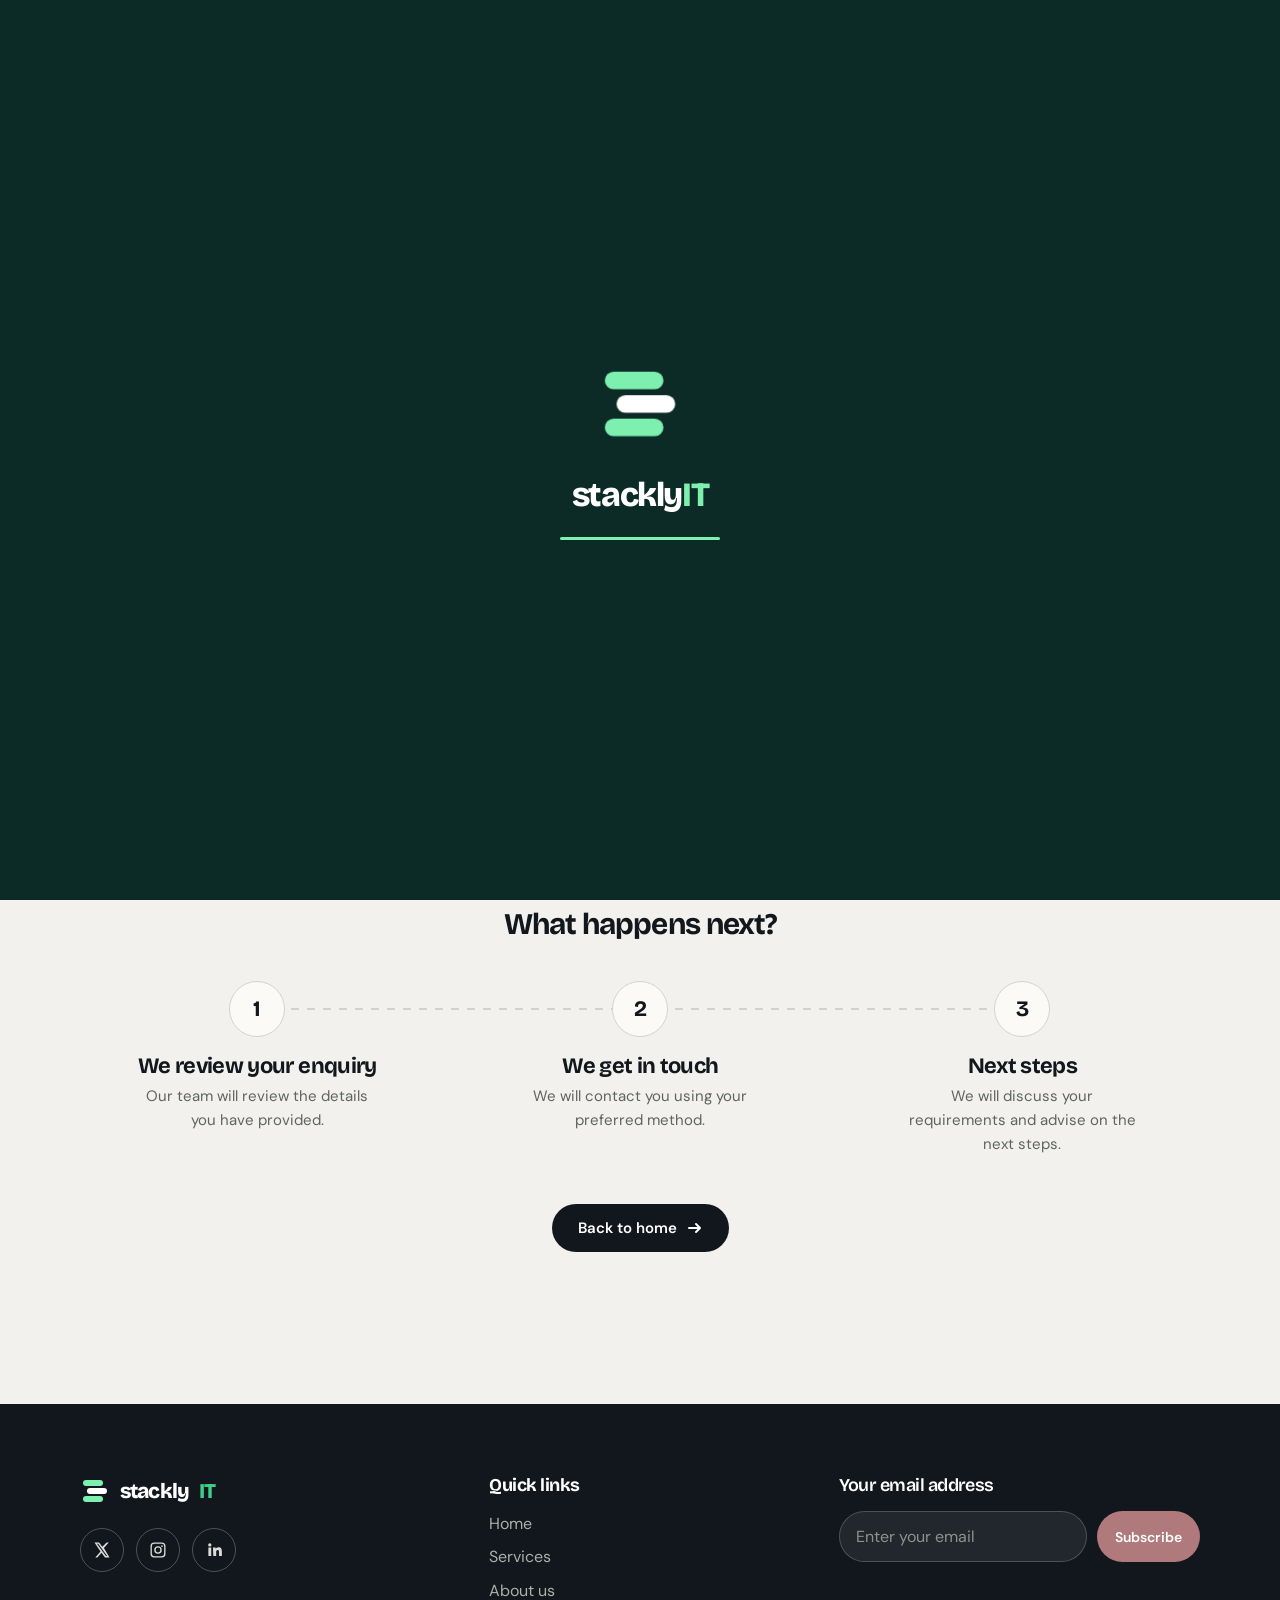
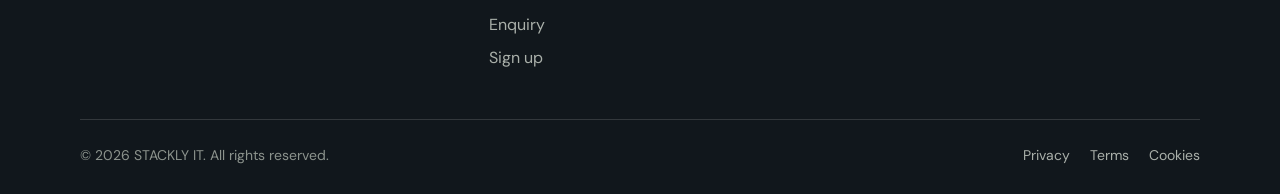
<file: enquiry-confirmation.html>
<!doctype html>
<html lang="en">

<head>
    <meta charset="UTF-8">
    <meta name="viewport" content="width=device-width,initial-scale=1">
    <meta name="theme-color" content="#f2f1ed">
    <title>Enquiry submitted | Stackly IT</title>
    <link rel="icon" type="image/svg+xml" href="logo.svg">
    <link rel="stylesheet" href="styles.css">
    <link rel="stylesheet" href="fx.css">
</head>

<body>
    <header class="site-header">
        <div class="wrap"><a class="brand" href="index.html" aria-label="Stackly IT home"><svg viewBox="0 0 30 30"
                    aria-hidden="true">
                    <rect class="b1" x="3" y="4" width="20" height="6" rx="3" fill="#7df0b0" />
                    <rect class="b2" x="7" y="12" width="20" height="6" rx="3" fill="currentColor" />
                    <rect class="b3" x="3" y="20" width="20" height="6" rx="3" fill="#7df0b0" />
                </svg>stackly<i>IT</i></a>
            <button class="menu-toggle" aria-label="Toggle navigation"
                aria-expanded="false"><span></span><span></span></button>
            <nav class="nav" aria-label="Main navigation"><a href="index.html">Home</a><a
                    href="services.html">Services</a><a href="about.html">About Us</a><a
                    href="enquiry.html">Enquiry</a><a class="btn btn-sm" href="signup.html">Sign up</a></nav>
        </div>
    </header>
    <main>
        <section class="done">
            <div class="wrap">
                <div class="tick" aria-hidden="true">
                    <div class="confetti"></div><svg viewBox="0 0 132 132">
                        <circle class="r" cx="66" cy="66" r="57" />
                        <circle class="c" cx="66" cy="66" r="60" />
                        <path class="k" d="M42 68l17 17 32-36" />
                    </svg>
                </div>
                <h1>Your enquiry has been submitted</h1>
                <p><span id="who"></span>We’ve received your enquiry and our team will be in touch with you shortly.</p>
                <span class="chip" id="chip"></span><br>
                <div class="ticket">
                    <div><small>Your enquiry number</small><strong id="ticket-no">NX-2026-0187</strong></div><button
                        class="copy" type="button">Copy</button>
                </div>
                <div class="urgent"><svg viewBox="0 0 24 24" stroke-linecap="round" stroke-linejoin="round">
                        <path
                            d="M5 4h4l2 5-2.5 1.5a11 11 0 0 0 5 5L15 13l5 2v4a2 2 0 0 1-2 2A16 16 0 0 1 3 6a2 2 0 0 1 2-2z" />
                    </svg>
                    <div><b>Need to speak to someone urgently?</b>
                        <p>Email hello@stackly.example or call +254 700 000 000 and quote your enquiry number.</p>
                    </div>
                </div>
            </div>
        </section>
        <section style="padding-top:40px">
            <div class="wrap">
                <h2 class="next-h">What happens next?</h2>
                <div class="steps draw" data-reveal>
                    <div class="step"><b>1</b>
                        <h3>We review your enquiry</h3>
                        <p>Our team will review the details you have provided.</p>
                    </div>
                    <div class="step"><b>2</b>
                        <h3>We get in touch</h3>
                        <p>We will contact you using your preferred method.</p>
                    </div>
                    <div class="step"><b>3</b>
                        <h3>Next steps</h3>
                        <p>We will discuss your requirements and advise on the next steps.</p>
                    </div>
                </div>
                <p style="text-align:center;margin-top:48px"><a class="btn btn-dark" href="index.html">Back to home <svg
                            viewBox="0 0 16 16" fill="none" stroke="currentColor" stroke-width="2"
                            stroke-linecap="round" stroke-linejoin="round">
                            <path d="M2 8h11M9 4l4 4-4 4" />
                        </svg></a></p>
            </div>
        </section>
    </main>
    <footer>
        <div class="wrap">
            <div class="f-top">
                <div><a class="brand" href="index.html"><svg viewBox="0 0 30 30" aria-hidden="true">
                            <rect class="b1" x="3" y="4" width="20" height="6" rx="3" fill="#7df0b0" />
                            <rect class="b2" x="7" y="12" width="20" height="6" rx="3" fill="currentColor" />
                            <rect class="b3" x="3" y="20" width="20" height="6" rx="3" fill="#7df0b0" />
                        </svg>stackly<i>IT</i></a>
                    <div class="socials"><a href="#" aria-label="X"><svg viewBox="0 0 24 24">
                                <path
                                    d="M18.2 2H21l-6.5 7.4L22 22h-6l-4.7-6.2L5.8 22H3l7-8L2 2h6.1l4.3 5.7zm-1 18h1.6L7 3.7H5.3z" />
                            </svg></a><a href="#" aria-label="Instagram"><svg viewBox="0 0 24 24">
                                <path
                                    d="M12 7a5 5 0 1 0 0 10 5 5 0 0 0 0-10zm0 8.2a3.2 3.2 0 1 1 0-6.4 3.2 3.2 0 0 1 0 6.4zM17.3 5.5a1.2 1.2 0 1 0 0 2.4 1.2 1.2 0 0 0 0-2.4zM7 2h10a5 5 0 0 1 5 5v10a5 5 0 0 1-5 5H7a5 5 0 0 1-5-5V7a5 5 0 0 1 5-5zm0 1.8A3.2 3.2 0 0 0 3.8 7v10A3.2 3.2 0 0 0 7 20.2h10a3.2 3.2 0 0 0 3.2-3.2V7A3.2 3.2 0 0 0 17 3.8z" />
                            </svg></a><a href="#" aria-label="LinkedIn"><svg viewBox="0 0 24 24">
                                <path
                                    d="M4.5 8.5h3.8V20H4.5zM6.4 3a2.2 2.2 0 1 1 0 4.4 2.2 2.2 0 0 1 0-4.4zM10.6 8.5h3.6v1.6c.5-.9 1.8-1.9 3.7-1.9 3.9 0 4.6 2.5 4.6 5.8V20h-3.8v-5.2c0-1.3 0-2.9-1.8-2.9s-2 1.4-2 2.8V20h-3.8z" />
                            </svg></a></div>
                </div>
                <nav aria-label="Quick links">
                    <h3>Quick links</h3>
                    <div class="f-links"><a href="index.html">Home</a><a href="services.html">Services</a><a
                            href="about.html">About us</a><a href="enquiry.html">Enquiry</a><a href="signup.html">Sign
                            up</a></div>
                </nav>
                <form class="sub-form" novalidate>
                    <h3><label for="fe" style="font-size:inherit;margin:0">Your email address</label></h3>
                    <div class="sub"><input id="fe" type="email" placeholder="Enter your email" required><button
                            class="btn btn-sm" type="submit">Subscribe</button></div>
                    <p class="msg" aria-live="polite"></p>
                </form>
            </div>
            <div class="f-bot"><span>© <span id="year">2026</span> STACKLY IT. All rights reserved.</span>
                <div><a href="#">Privacy</a><a href="#">Terms</a><a href="#">Cookies</a></div>
            </div>
        </div>
    </footer>
    <script src="script.js"></script>
    <script src="fx.js"></script>
</body>

</html>
</file>
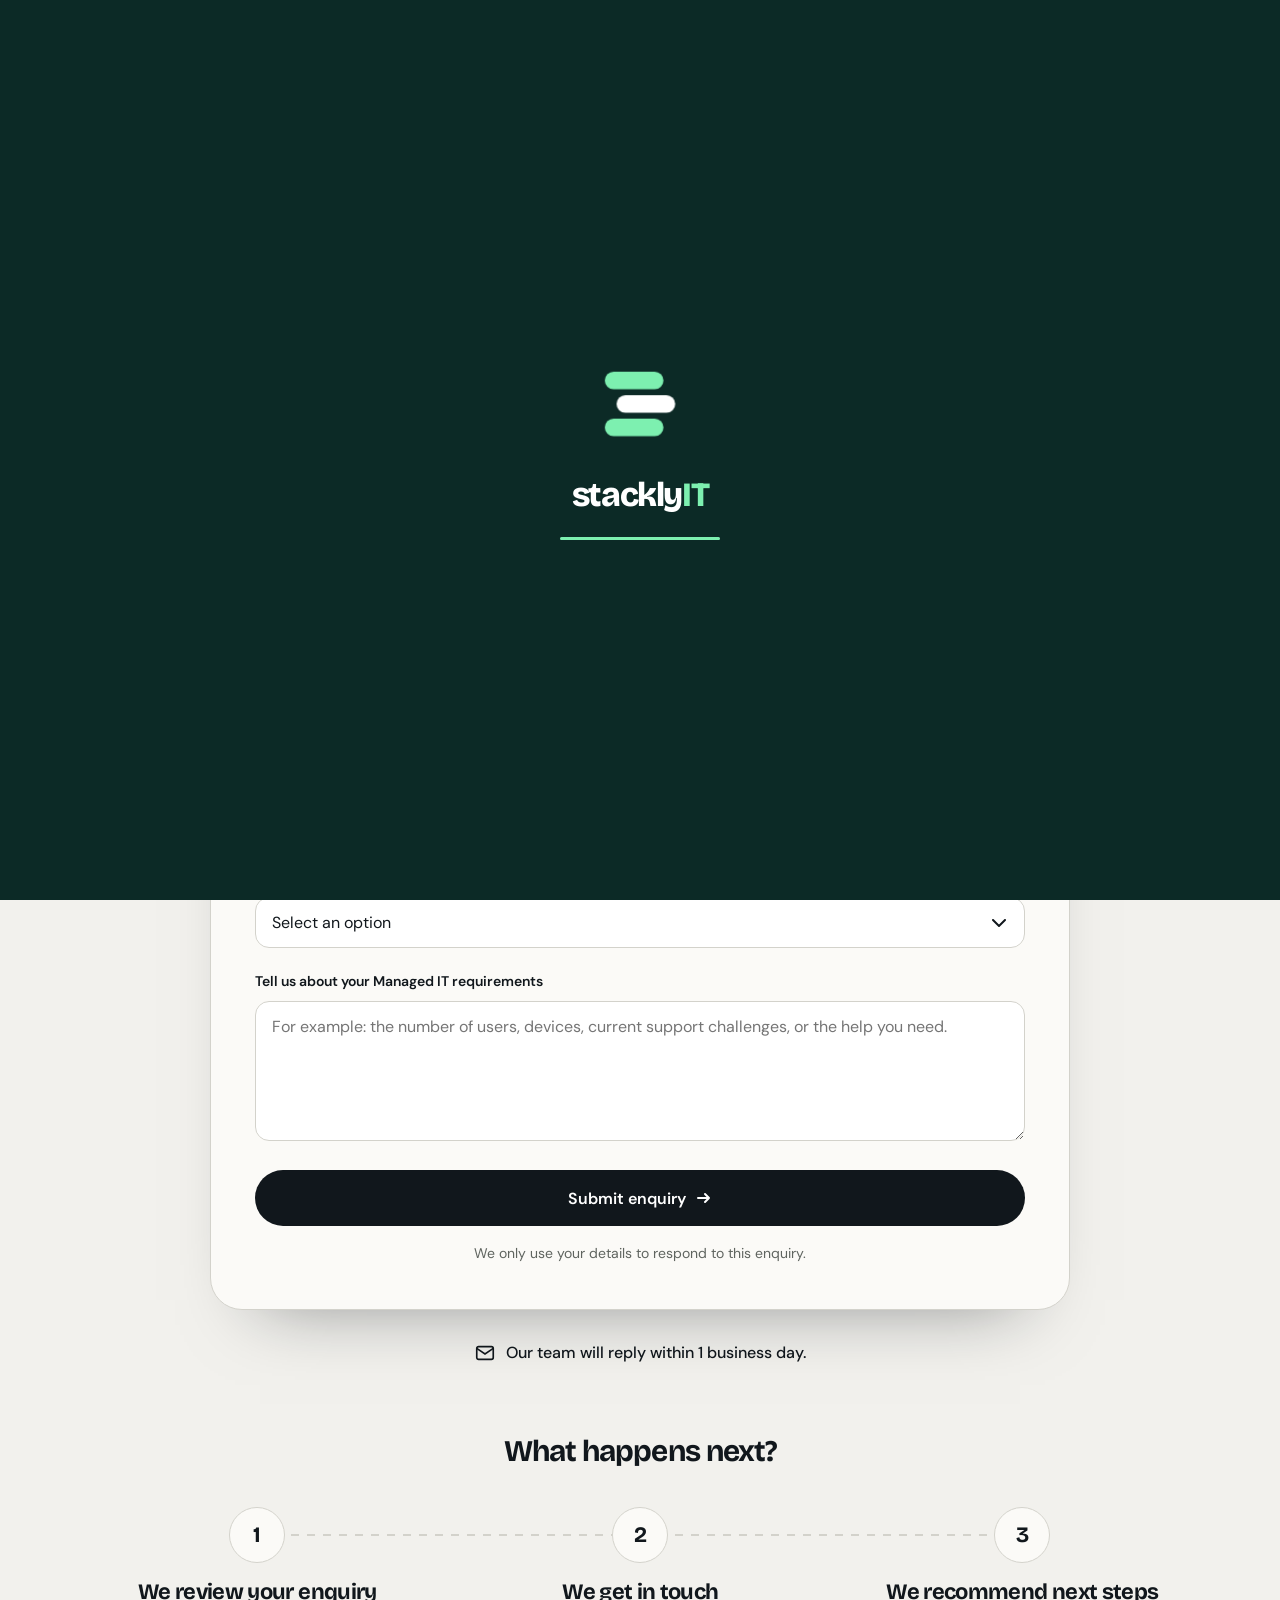
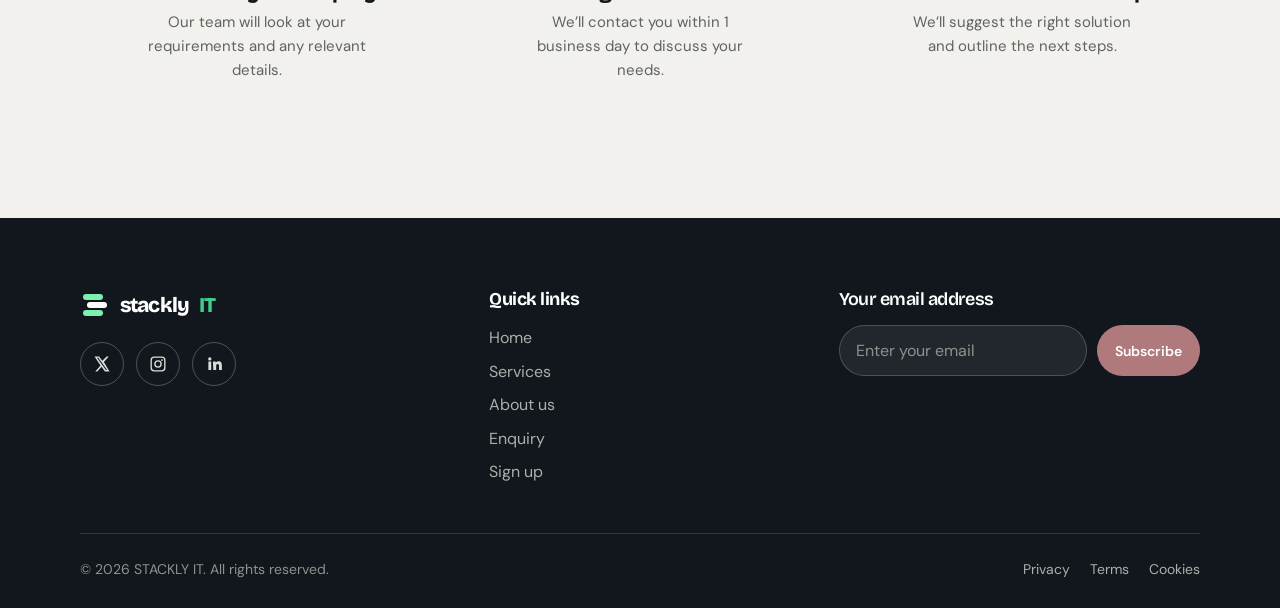
<file: enquiry.html>
<!doctype html>
<html lang="en">

<head>
    <meta charset="UTF-8">
    <meta name="viewport" content="width=device-width,initial-scale=1">
    <meta name="theme-color" content="#f2f1ed">
    <title>Enquiry | Stackly IT</title>
    <link rel="icon" type="image/svg+xml" href="logo.svg">
    <link rel="stylesheet" href="styles.css">
    <link rel="stylesheet" href="fx.css">
</head>

<body>
    <header class="site-header">
        <div class="wrap"><a class="brand" href="index.html" aria-label="Stackly IT home"><svg viewBox="0 0 30 30"
                    aria-hidden="true">
                    <rect class="b1" x="3" y="4" width="20" height="6" rx="3" fill="#7df0b0" />
                    <rect class="b2" x="7" y="12" width="20" height="6" rx="3" fill="currentColor" />
                    <rect class="b3" x="3" y="20" width="20" height="6" rx="3" fill="#7df0b0" />
                </svg>stackly<i>IT</i></a>
            <button class="menu-toggle" aria-label="Toggle navigation"
                aria-expanded="false"><span></span><span></span></button>
            <nav class="nav" aria-label="Main navigation"><a href="index.html">Home</a><a
                    href="services.html">Services</a><a href="about.html">About Us</a><a href="enquiry.html"
                    aria-current="page">Enquiry</a><a class="btn btn-sm" href="signup.html">Sign up</a></nav>
        </div>
    </header>
    <main>
        <div class="page-head">
            <div class="wrap">
                <h1>Enquiry</h1>
                <p>Choose a service, tell us what you need, and we’ll take it from there.</p>
            </div>
        </div>
        <section style="padding-top:10px">
            <div class="wrap">
                <div class="tabs" role="group" aria-label="Service"><button type="button" class="tab" data-t="managed"
                        aria-selected="true">Managed IT Services</button><button type="button" class="tab"
                        data-t="cyber" aria-selected="false">Cybersecurity</button><button type="button" class="tab"
                        data-t="cloud" aria-selected="false">Cloud Solutions</button><button type="button" class="tab"
                        data-t="consult" aria-selected="false">IT Consulting</button></div>
                <form class="form-card" id="enquiry" novalidate data-reveal>
                    <div class="service-form-heading"><span id="service-kicker">Managed IT Services</span>
                        <h2 id="service-form-title">Tell us about your Managed IT needs</h2>
                        <p id="service-form-copy">Tell us what needs attention and we will help you plan the next step.
                        </p>
                    </div>
                    <div class="grid2">
                        <div class="field "><label for="name">Full name</label><input id="name" name="name" type="text"
                                placeholder="Enter your full name" autocomplete="off"><span class="err">This field is
                                required.</span></div>
                        <div class="field "><label for="email">Work email</label><input id="email" name="email"
                                type="email" placeholder="you@company.com" autocomplete="off"><span class="err">Enter a
                                valid email address.</span></div>
                        <div class="field "><label for="company">Company name</label><input id="company" name="company"
                                type="text" placeholder="Enter your company name" autocomplete="off"><span
                                class="err">This field is required.</span></div>
                        <div class="field"><label for="phone">Phone number (optional)</label><input id="phone"
                                name="phone" type="tel" placeholder="e.g. +254 567 8900"></div>
                    </div>
                    <div class="field service-focus-field"><label for="service-focus" id="service-focus-label">What
                            would you like help with?</label><select id="service-focus" name="focus"
                            required></select><span class="err">Choose the area you need help with.</span></div>
                    <div class="field"><label for="need" id="need-label">Tell us about your Managed IT
                            requirements</label><textarea id="need" name="need"
                            placeholder="For example: the number of users, devices, current support challenges, or the help you need."></textarea><span
                            class="err">Add a few details so we can help (10 characters or more).</span></div>
                    <button class="btn btn-dark" type="submit">Submit enquiry <svg viewBox="0 0 16 16" fill="none"
                            stroke="currentColor" stroke-width="2" stroke-linecap="round" stroke-linejoin="round">
                            <path d="M2 8h11M9 4l4 4-4 4" />
                        </svg></button>
                    <p class="note">We only use your details to respond to this enquiry.</p>
                </form>
                <p class="reply"><svg viewBox="0 0 24 24" fill="none" stroke="currentColor" stroke-width="1.8">
                        <rect x="3" y="5" width="18" height="14" rx="2" />
                        <path d="m3 7 9 6 9-6" />
                    </svg> Our team will reply within 1 business day.</p>
                <h2 class="next-h">What happens next?</h2>
                <div class="steps draw" data-reveal>
                    <div class="step"><b>1</b>
                        <h3>We review your enquiry</h3>
                        <p>Our team will look at your requirements and any relevant details.</p>
                    </div>
                    <div class="step"><b>2</b>
                        <h3>We get in touch</h3>
                        <p>We’ll contact you within 1 business day to discuss your needs.</p>
                    </div>
                    <div class="step"><b>3</b>
                        <h3>We recommend next steps</h3>
                        <p>We’ll suggest the right solution and outline the next steps.</p>
                    </div>
                </div>
            </div>
        </section>
    </main>
    <footer>
        <div class="wrap">
            <div class="f-top">
                <div><a class="brand" href="index.html"><svg viewBox="0 0 30 30" aria-hidden="true">
                            <rect class="b1" x="3" y="4" width="20" height="6" rx="3" fill="#7df0b0" />
                            <rect class="b2" x="7" y="12" width="20" height="6" rx="3" fill="currentColor" />
                            <rect class="b3" x="3" y="20" width="20" height="6" rx="3" fill="#7df0b0" />
                        </svg>stackly<i>IT</i></a>
                    <div class="socials"><a href="#" aria-label="X"><svg viewBox="0 0 24 24">
                                <path
                                    d="M18.2 2H21l-6.5 7.4L22 22h-6l-4.7-6.2L5.8 22H3l7-8L2 2h6.1l4.3 5.7zm-1 18h1.6L7 3.7H5.3z" />
                            </svg></a><a href="#" aria-label="Instagram"><svg viewBox="0 0 24 24">
                                <path
                                    d="M12 7a5 5 0 1 0 0 10 5 5 0 0 0 0-10zm0 8.2a3.2 3.2 0 1 1 0-6.4 3.2 3.2 0 0 1 0 6.4zM17.3 5.5a1.2 1.2 0 1 0 0 2.4 1.2 1.2 0 0 0 0-2.4zM7 2h10a5 5 0 0 1 5 5v10a5 5 0 0 1-5 5H7a5 5 0 0 1-5-5V7a5 5 0 0 1 5-5zm0 1.8A3.2 3.2 0 0 0 3.8 7v10A3.2 3.2 0 0 0 7 20.2h10a3.2 3.2 0 0 0 3.2-3.2V7A3.2 3.2 0 0 0 17 3.8z" />
                            </svg></a><a href="#" aria-label="LinkedIn"><svg viewBox="0 0 24 24">
                                <path
                                    d="M4.5 8.5h3.8V20H4.5zM6.4 3a2.2 2.2 0 1 1 0 4.4 2.2 2.2 0 0 1 0-4.4zM10.6 8.5h3.6v1.6c.5-.9 1.8-1.9 3.7-1.9 3.9 0 4.6 2.5 4.6 5.8V20h-3.8v-5.2c0-1.3 0-2.9-1.8-2.9s-2 1.4-2 2.8V20h-3.8z" />
                            </svg></a></div>
                </div>
                <nav aria-label="Quick links">
                    <h3>Quick links</h3>
                    <div class="f-links"><a href="index.html">Home</a><a href="services.html">Services</a><a
                            href="about.html">About us</a><a href="enquiry.html">Enquiry</a><a href="signup.html">Sign
                            up</a></div>
                </nav>
                <form class="sub-form" novalidate>
                    <h3><label for="fe" style="font-size:inherit;margin:0">Your email address</label></h3>
                    <div class="sub"><input id="fe" type="email" placeholder="Enter your email" required><button
                            class="btn btn-sm" type="submit">Subscribe</button></div>
                    <p class="msg" aria-live="polite"></p>
                </form>
            </div>
            <div class="f-bot"><span>© <span id="year">2026</span> STACKLY IT. All rights reserved.</span>
                <div><a href="#">Privacy</a><a href="#">Terms</a><a href="#">Cookies</a></div>
            </div>
        </div>
    </footer>
    <script src="script.js"></script>
    <script src="fx.js"></script>
</body>

</html>
</file>
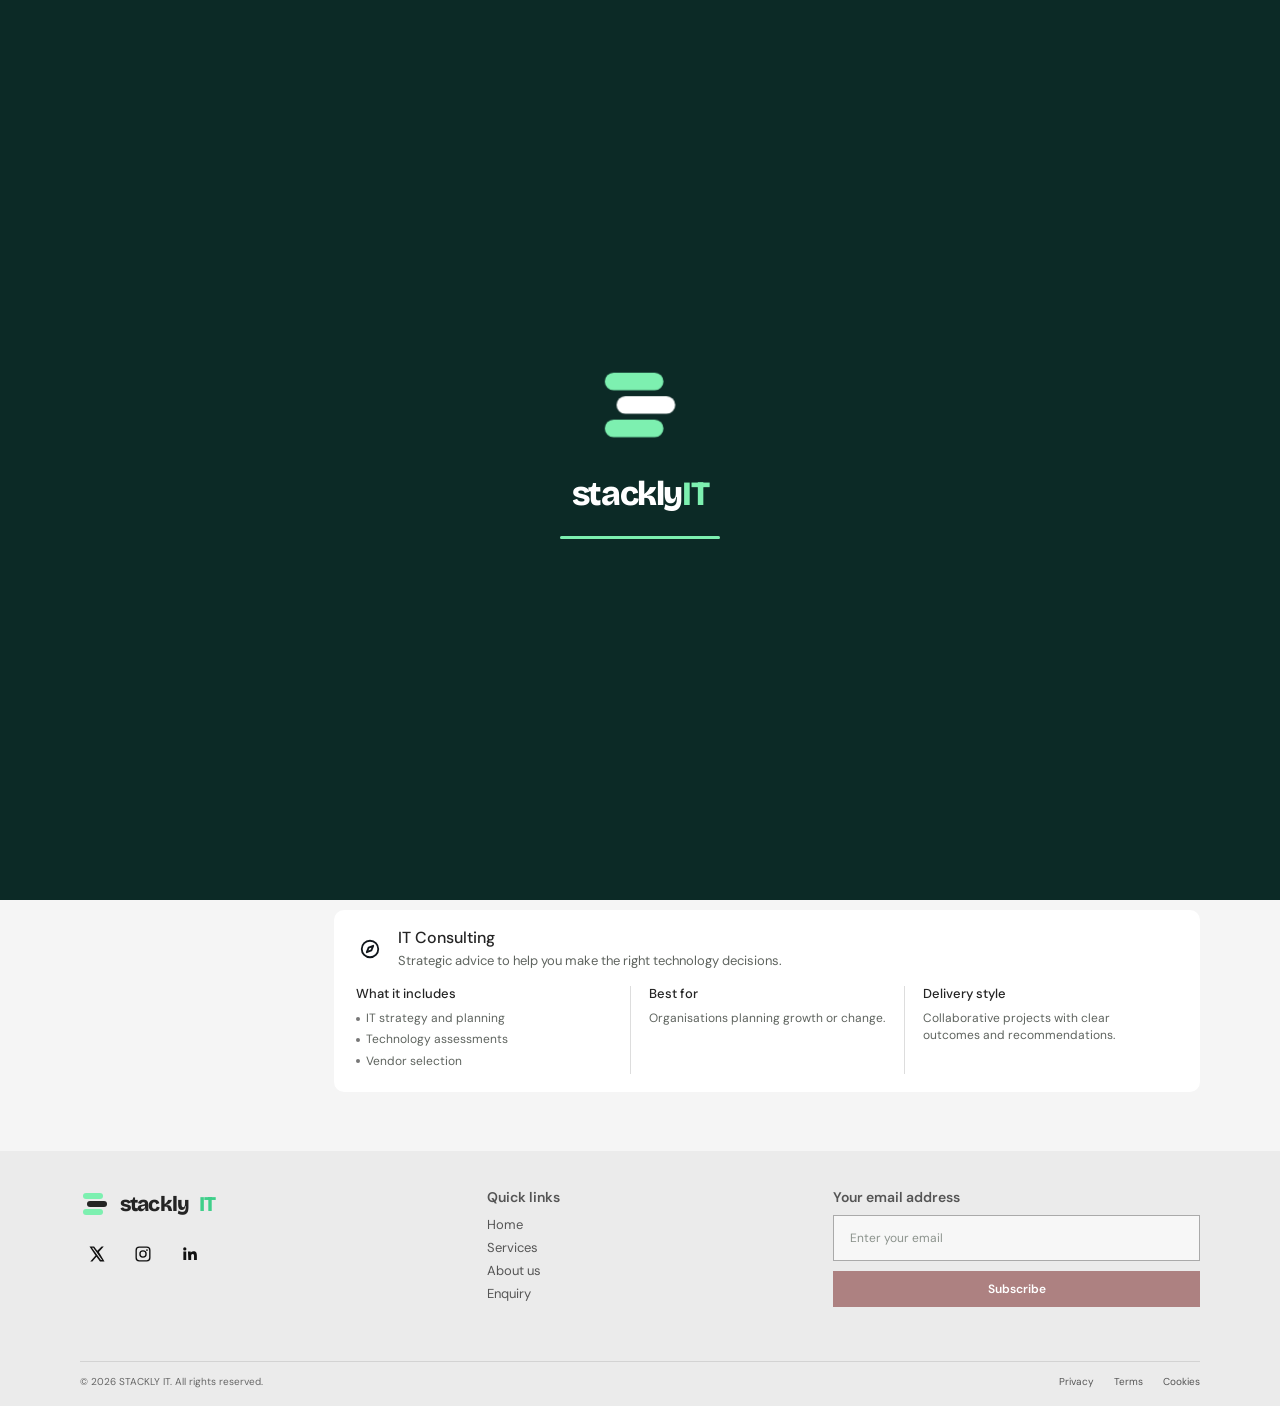
<file: services.html>
<!doctype html>
<html lang="en">

<head>
  <meta charset="UTF-8">
  <meta name="viewport" content="width=device-width,initial-scale=1">
  <meta name="theme-color" content="#f2f1ed">
  <title>Our services | Stackly IT</title>
  <link rel="icon" type="image/svg+xml" href="logo.svg">
  <link rel="stylesheet" href="styles.css">
  <link rel="stylesheet" href="fx.css">
</head>

<body class="services-page">
  <header class="site-header">
    <div class="wrap"><a class="brand" href="index.html" aria-label="Stackly IT home"><svg viewBox="0 0 30 30"
          aria-hidden="true">
          <rect class="b1" x="3" y="4" width="20" height="6" rx="3" fill="#7df0b0" />
          <rect class="b2" x="7" y="12" width="20" height="6" rx="3" fill="currentColor" />
          <rect class="b3" x="3" y="20" width="20" height="6" rx="3" fill="#7df0b0" />
        </svg>stackly<i>IT</i></a>
      <button class="menu-toggle" aria-label="Toggle navigation"
        aria-expanded="false"><span></span><span></span></button>
      <nav class="nav" aria-label="Main navigation"><a href="index.html">Home</a><a href="services.html"
          aria-current="page">Services</a><a href="about.html">About Us</a><a href="enquiry.html">Enquiry</a><a
          class="btn btn-sm" href="signup.html">Sign up</a></nav>
    </div>
  </header>
  <main>
    <div class="page-head">
      <div class="wrap">
        <h1>Our services</h1>
        <p>Four ways we keep your technology reliable, secure and ready to grow.</p>
      </div>
    </div>
    <section class="services-layout">
      <div class="wrap services-grid">
        <div class="tabs" role="tablist"><button class="tab" role="tab" data-t="managed" aria-selected="false">Managed
            IT Services</button><button class="tab" role="tab" data-t="cyber"
            aria-selected="false">Cybersecurity</button><button class="tab" role="tab" data-t="cloud"
            aria-selected="false">Cloud Solutions</button><button class="tab" role="tab" data-t="consult"
            aria-selected="false">IT Consulting</button></div>
        <div class="service-cards">
          <article class="detail" id="managed">
            <div class="detail-h"><span class="ico"><svg viewBox="0 0 24 24">
                  <rect x="3" y="4" width="18" height="12" rx="2" />
                  <path d="M8 20h8M12 16v4" />
                </svg></span>
              <div>
                <h2>Managed IT Services</h2>
                <p>Proactive support and management to keep your business running smoothly.</p>
              </div>
            </div>
            <div class="cols">
              <section>
                <h3>What it includes</h3>
                <ul>
                  <li>24/7 monitoring</li>
                  <li>Helpdesk support</li>
                  <li>Patching and updates</li>
                </ul>
              </section>
              <section>
                <h3>Best for</h3>
                <p>Businesses seeking reliable day-to-day IT support.</p>
              </section>
              <section>
                <h3>Delivery style</h3>
                <p>Ongoing managed service with flexible plans.</p>
              </section>
            </div>
            <div class="detail-f"><a class="btn" href="enquiry.html?service=managed">Enquire about Managed
                IT Services <svg viewBox="0 0 16 16" fill="none" stroke="currentColor" stroke-width="2"
                  stroke-linecap="round" stroke-linejoin="round">
                  <path d="M2 8h11M9 4l4 4-4 4" />
                </svg></a></div>
          </article>
          <article class="detail" id="cyber">
            <div class="detail-h"><span class="ico"><svg viewBox="0 0 24 24">
                  <path d="M12 3 4 6v6c0 5 3.5 8 8 9 4.5-1 8-4 8-9V6z" />
                  <path d="m9 12 2 2 4-4" />
                </svg></span>
              <div>
                <h2>Cybersecurity</h2>
                <p>Protect your people, data and reputation.</p>
              </div>
            </div>
            <div class="cols">
              <section>
                <h3>What it includes</h3>
                <ul>
                  <li>Threat detection</li>
                  <li>Vulnerability review</li>
                  <li>Staff security training</li>
                </ul>
              </section>
              <section>
                <h3>Best for</h3>
                <p>Organisations that need stronger security and compliance.</p>
              </section>
              <section>
                <h3>Delivery style</h3>
                <p>Tailored solutions with expert review and monitoring.</p>
              </section>
            </div>
            <div class="detail-f"><a class="btn" href="enquiry.html?service=cyber">Enquire about
                Cybersecurity <svg viewBox="0 0 16 16" fill="none" stroke="currentColor" stroke-width="2"
                  stroke-linecap="round" stroke-linejoin="round">
                  <path d="M2 8h11M9 4l4 4-4 4" />
                </svg></a></div>
          </article>
          <article class="detail" id="cloud">
            <div class="detail-h"><span class="ico"><svg viewBox="0 0 24 24">
                  <path d="M7 18a4 4 0 0 1-.5-8A6 6 0 0 1 18 9a4.5 4.5 0 0 1-.5 9z" />
                </svg></span>
              <div>
                <h2>Cloud Solutions</h2>
                <p>Flexible, scalable cloud services to enable growth.</p>
              </div>
            </div>
            <div class="cols">
              <section>
                <h3>What it includes</h3>
                <ul>
                  <li>Cloud migration</li>
                  <li>Infrastructure management</li>
                  <li>Backup and recovery</li>
                </ul>
              </section>
              <section>
                <h3>Best for</h3>
                <p>Businesses looking to improve agility and reduce costs.</p>
              </section>
              <section>
                <h3>Delivery style</h3>
                <p>Designed around your needs, from migration to ongoing care.</p>
              </section>
            </div>
            <div class="detail-f"><a class="btn" href="enquiry.html?service=cloud">Enquire about Cloud
                Solutions <svg viewBox="0 0 16 16" fill="none" stroke="currentColor" stroke-width="2"
                  stroke-linecap="round" stroke-linejoin="round">
                  <path d="M2 8h11M9 4l4 4-4 4" />
                </svg></a></div>
          </article>
          <article class="detail" id="consult">
            <div class="detail-h"><span class="ico"><svg viewBox="0 0 24 24">
                  <circle cx="12" cy="12" r="9" />
                  <path d="m15.5 8.5-2 5-5 2 2-5z" />
                </svg></span>
              <div>
                <h2>IT Consulting</h2>
                <p>Strategic advice to help you make the right technology decisions.</p>
              </div>
            </div>
            <div class="cols">
              <section>
                <h3>What it includes</h3>
                <ul>
                  <li>IT strategy and planning</li>
                  <li>Technology assessments</li>
                  <li>Vendor selection</li>
                </ul>
              </section>
              <section>
                <h3>Best for</h3>
                <p>Organisations planning growth or change.</p>
              </section>
              <section>
                <h3>Delivery style</h3>
                <p>Collaborative projects with clear outcomes and recommendations.</p>
              </section>
            </div>
            <div class="detail-f"><a class="btn" href="enquiry.html?service=consult">Enquire about IT
                Consulting <svg viewBox="0 0 16 16" fill="none" stroke="currentColor" stroke-width="2"
                  stroke-linecap="round" stroke-linejoin="round">
                  <path d="M2 8h11M9 4l4 4-4 4" />
                </svg></a></div>
          </article>
        </div>
    </section>
  </main>
  <footer>
    <div class="wrap">
      <div class="f-top">
        <div><a class="brand" href="index.html"><svg viewBox="0 0 30 30" aria-hidden="true">
              <rect class="b1" x="3" y="4" width="20" height="6" rx="3" fill="#7df0b0" />
              <rect class="b2" x="7" y="12" width="20" height="6" rx="3" fill="currentColor" />
              <rect class="b3" x="3" y="20" width="20" height="6" rx="3" fill="#7df0b0" />
            </svg>stackly<i>IT</i></a>
          <div class="socials"><a href="#" aria-label="X"><svg viewBox="0 0 24 24">
                <path d="M18.2 2H21l-6.5 7.4L22 22h-6l-4.7-6.2L5.8 22H3l7-8L2 2h6.1l4.3 5.7zm-1 18h1.6L7 3.7H5.3z" />
              </svg></a><a href="#" aria-label="Instagram"><svg viewBox="0 0 24 24">
                <path
                  d="M12 7a5 5 0 1 0 0 10 5 5 0 0 0 0-10zm0 8.2a3.2 3.2 0 1 1 0-6.4 3.2 3.2 0 0 1 0 6.4zM17.3 5.5a1.2 1.2 0 1 0 0 2.4 1.2 1.2 0 0 0 0-2.4zM7 2h10a5 5 0 0 1 5 5v10a5 5 0 0 1-5 5H7a5 5 0 0 1-5-5V7a5 5 0 0 1 5-5zm0 1.8A3.2 3.2 0 0 0 3.8 7v10A3.2 3.2 0 0 0 7 20.2h10a3.2 3.2 0 0 0 3.2-3.2V7A3.2 3.2 0 0 0 17 3.8z" />
              </svg></a><a href="#" aria-label="LinkedIn"><svg viewBox="0 0 24 24">
                <path
                  d="M4.5 8.5h3.8V20H4.5zM6.4 3a2.2 2.2 0 1 1 0 4.4 2.2 2.2 0 0 1 0-4.4zM10.6 8.5h3.6v1.6c.5-.9 1.8-1.9 3.7-1.9 3.9 0 4.6 2.5 4.6 5.8V20h-3.8v-5.2c0-1.3 0-2.9-1.8-2.9s-2 1.4-2 2.8V20h-3.8z" />
              </svg></a></div>
        </div>
        <nav aria-label="Quick links">
          <h3>Quick links</h3>
          <div class="f-links"><a href="index.html">Home</a><a href="services.html">Services</a><a
              href="about.html">About us</a><a href="enquiry.html">Enquiry</a></div>
        </nav>
        <form class="sub-form" novalidate>
          <h3><label for="fe" style="font-size:inherit;margin:0">Your email address</label></h3>
          <div class="sub"><input id="fe" type="email" placeholder="Enter your email" required><button
              class="btn btn-sm" type="submit">Subscribe</button></div>
          <p class="msg" aria-live="polite"></p>
        </form>
      </div>
      <div class="f-bot"><span>© <span id="year">2026</span> STACKLY IT. All rights reserved.</span>
        <div><a href="#">Privacy</a><a href="#">Terms</a><a href="#">Cookies</a></div>
      </div>
    </div>
  </footer>
  <script src="script.js"></script>
  <script src="fx.js"></script>
</body>

</html>
</file>
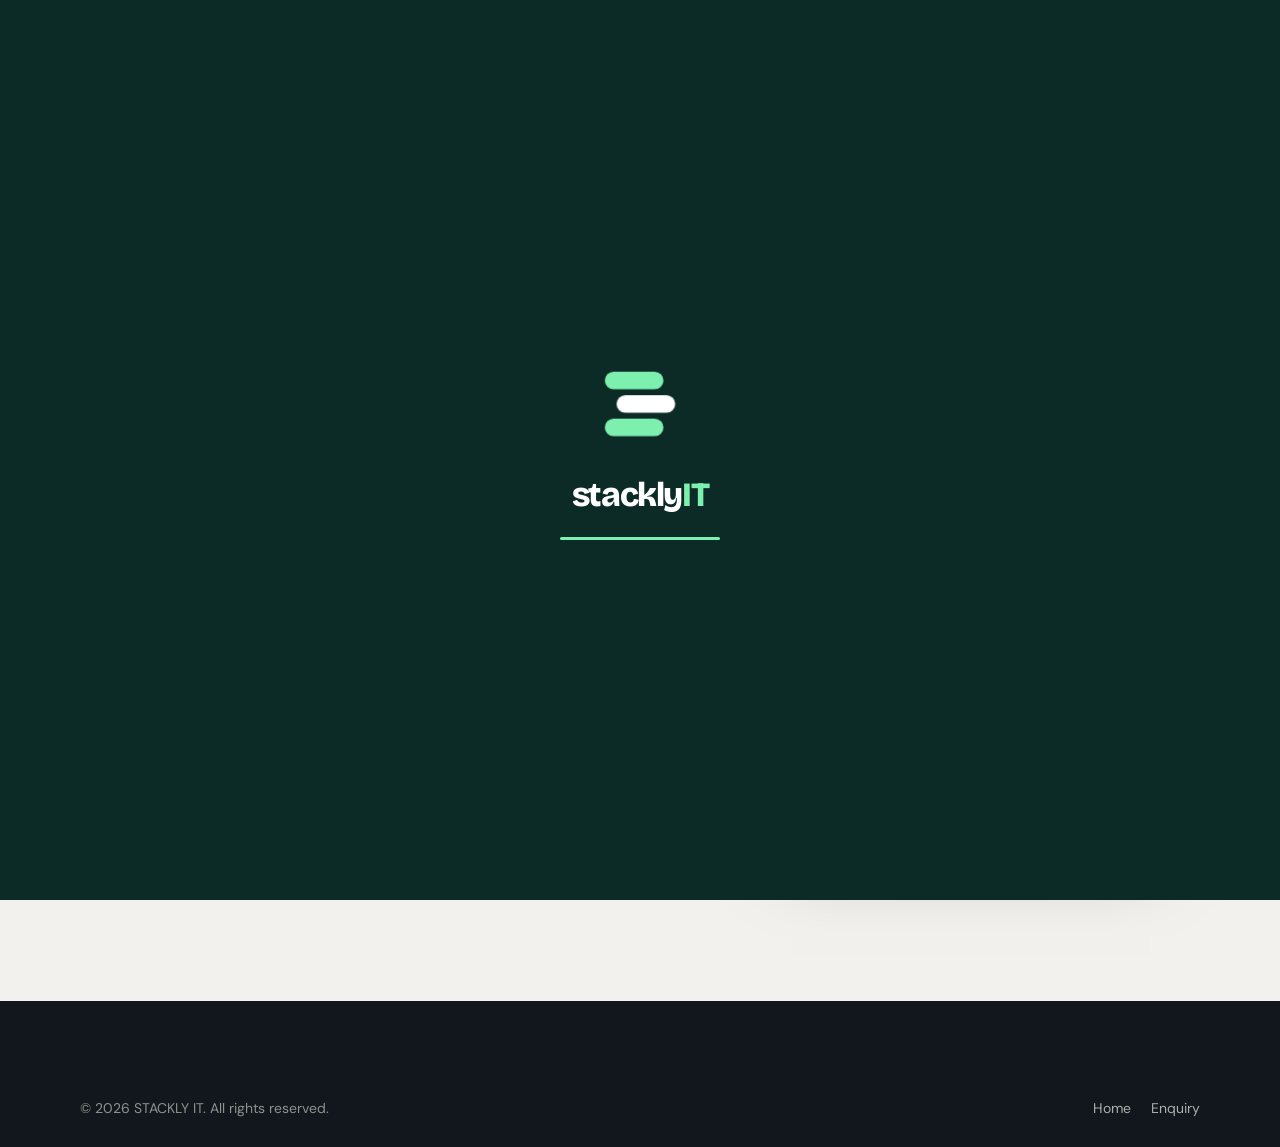
<file: singup.html>
<!doctype html>
<html lang="en">

<head>
    <meta charset="UTF-8">
    <meta name="viewport" content="width=device-width,initial-scale=1">
    <meta name="theme-color" content="#f2f1ed">
    <title>Sign up | Stackly IT</title>
    <link rel="icon" type="image/svg+xml" href="logo.svg">
    <link rel="stylesheet" href="styles.css">
    <link rel="stylesheet" href="fx.css">
</head>

<body class="signup-page">
    <header class="site-header">
        <div class="wrap"><a class="brand" href="index.html" aria-label="Stackly IT home"><svg viewBox="0 0 30 30"
                    aria-hidden="true">
                    <rect class="b1" x="3" y="4" width="20" height="6" rx="3" fill="#7df0b0" />
                    <rect class="b2" x="7" y="12" width="20" height="6" rx="3" fill="currentColor" />
                    <rect class="b3" x="3" y="20" width="20" height="6" rx="3" fill="#7df0b0" />
                </svg>stackly<i>IT</i></a><button class="menu-toggle" aria-label="Toggle navigation"
                aria-expanded="false"><span></span><span></span></button>
            <nav class="nav" aria-label="Main navigation"><a href="index.html">Home</a><a
                    href="services.html">Services</a><a href="about.html">About Us</a><a
                    href="enquiry.html">Enquiry</a><a class="btn btn-sm" href="signup.html" aria-current="page">Sign
                    up</a></nav>
        </div>
    </header>
    <main>
        <section class="signup-shell">
            <div class="wrap signup-grid">
                <div class="signup-intro" data-reveal><span class="eyebrow">Get started with Stackly IT</span>
                    <h1>Set your team up for calmer IT.</h1>
                    <p>Create an account to begin a conversation with our specialists and keep your support details in
                        one place.</p>
                    <div class="signup-perks"><span>✓ Clear next steps</span><span>✓ A real person follows
                            up</span><span>✓ No obligation</span></div>
                </div>
                <form class="form-card" id="signup" novalidate data-reveal style="--d:.12s">
                    <h2>Create your account</h2>
                    <div class="field"><label for="signup-name">Full name</label><input id="signup-name" name="name"
                            type="text" placeholder="Enter your full name" required></div>
                    <div class="field"><label for="signup-email">Work email</label><input id="signup-email" name="email"
                            type="email" placeholder="you@company.com" required></div>
                    <div class="field"><label for="signup-company">Company name</label><input id="signup-company"
                            name="company" type="text" placeholder="Your company" required></div>
                    <div class="field"><label for="signup-password">Create a password</label><input id="signup-password"
                            name="password" type="password" placeholder="At least 8 characters" minlength="8" required>
                    </div><button class="btn btn-dark" type="submit">Create account</button>
                    <p class="note signup-message" aria-live="polite">By continuing, you agree to be contacted about
                        your account.</p>
                </form>
            </div>
        </section>
    </main>
    <footer>
        <div class="wrap">
            <div class="f-bot"><span>© <span id="year">2026</span> STACKLY IT. All rights reserved.</span>
                <div><a href="index.html">Home</a><a href="enquiry.html">Enquiry</a></div>
            </div>
        </div>
    </footer>
    <script src="script.js"></script>
    <script src="fx.js"></script>
</body>

</html>
</file>
<file: styles.css>
@import url('https://fonts.googleapis.com/css2?family=Bricolage+Grotesque:opsz,wght@12..96,500;12..96,700;12..96,800&family=DM+Sans:wght@400;500;600&display=swap');

:root {
    --paper: #f2f1ed;
    --card: #fbfaf7;
    --ink: #11171c;
    --deep: #0c2a26;
    --muted: #5f645f;
    --line: #d3d2cb;
    --mint: #7df0b0;
    --mint-d: #3fcf8a;
    --rose: #b07a7d;
    --err: #c2403a;
    --ease: cubic-bezier(.2, .8, .2, 1);
    --head: 'Bricolage Grotesque', 'DM Sans', system-ui, sans-serif;
    --body: 'DM Sans', system-ui, sans-serif
}

* {
    box-sizing: border-box
}

html {
    scroll-behavior: smooth
}

body {
    margin: 0;
    background: var(--paper);
    color: var(--ink);
    font: 400 16px/1.6 var(--body);
    -webkit-font-smoothing: antialiased
}

a {
    color: inherit;
    text-decoration: none
}

h1,
h2,
h3 {
    font-family: var(--head);
    margin: 0;
    letter-spacing: -.03em;
    line-height: 1.05
}

:focus-visible {
    outline: 3px solid var(--mint-d);
    outline-offset: 3px;
    border-radius: 4px
}

.wrap {
    width: min(1120px, calc(100% - 48px));
    margin-inline: auto
}

/* header */
.site-header {
    position: sticky;
    top: 0;
    z-index: 50;
    background: rgba(242, 241, 237, .82);
    backdrop-filter: blur(14px);
    border-bottom: 1px solid transparent;
    transition: border-color .3s
}

.site-header.scrolled {
    border-color: var(--line)
}

.site-header .wrap {
    height: 76px;
    display: flex;
    align-items: center;
    justify-content: space-between
}

.brand {
    display: flex;
    align-items: center;
    gap: 10px;
    font: 800 21px var(--head);
    letter-spacing: -.04em
}

.brand svg {
    width: 30px;
    height: 30px
}

.brand i {
    font-style: normal;
    color: var(--mint-d)
}

.brand .b1,
.brand .b2,
.brand .b3 {
    transition: transform .4s var(--ease)
}

.brand:hover .b1 {
    transform: translateX(3px)
}

.brand:hover .b3 {
    transform: translateX(-3px)
}

.nav {
    display: flex;
    align-items: center;
    gap: 6px
}

.nav a {
    position: relative;
    padding: 8px 14px;
    font-size: 14px;
    font-weight: 500
}

.nav a:not(.btn)::after {
    content: '';
    position: absolute;
    left: 14px;
    right: 14px;
    bottom: 3px;
    height: 2px;
    background: var(--ink);
    transform: scaleX(0);
    transform-origin: left;
    transition: transform .35s var(--ease)
}

.nav a:not(.btn):hover::after,
.nav a[aria-current]::after {
    transform: scaleX(1)
}

.nav a[aria-current] {
    font-weight: 600
}

.menu-toggle {
    display: none;
    width: 44px;
    height: 44px;
    border: 0;
    background: none;
    cursor: pointer;
    flex-direction: column;
    justify-content: center;
    align-items: center;
    gap: 6px
}

.menu-toggle span {
    width: 24px;
    height: 2px;
    background: var(--ink);
    transition: transform .3s var(--ease)
}

.menu-toggle[aria-expanded=true] span:first-child {
    transform: translateY(4px) rotate(45deg)
}

.menu-toggle[aria-expanded=true] span:last-child {
    transform: translateY(-4px) rotate(-45deg)
}

/* buttons */
.btn {
    position: relative;
    overflow: hidden;
    display: inline-flex;
    align-items: center;
    justify-content: center;
    gap: 10px;
    min-height: 48px;
    padding: 0 26px;
    border: 0;
    border-radius: 999px;
    background: var(--mint);
    color: var(--ink);
    font: 600 15px var(--body);
    cursor: pointer;
    transition: transform .3s var(--ease), box-shadow .3s
}

.btn svg {
    width: 16px;
    height: 16px;
    transition: transform .3s var(--ease)
}

.btn:hover {
    transform: translateY(-2px);
    box-shadow: 0 10px 24px -8px rgba(63, 207, 138, .8)
}

.btn:hover svg {
    transform: translateX(4px)
}

.btn:active {
    transform: translateY(0)
}

.btn::before {
    content: '';
    position: absolute;
    inset: 0;
    background: linear-gradient(100deg, transparent 30%, rgba(255, 255, 255, .6) 50%, transparent 70%);
    transform: translateX(-120%)
}

.btn:hover::before {
    transform: translateX(120%);
    transition: transform .7s var(--ease)
}

.btn-dark {
    background: var(--ink);
    color: #fff
}

.btn-dark:hover {
    box-shadow: 0 10px 24px -8px rgba(17, 23, 28, .6)
}

.btn-sm {
    min-height: 38px;
    padding: 0 18px;
    font-size: 14px
}

.btn[disabled] {
    opacity: .7;
    pointer-events: none
}

/* hero */
.hero {
    padding: 72px 0 88px
}

.hero .wrap {
    display: grid;
    grid-template-columns: 1.1fr .9fr;
    gap: 56px;
    align-items: center
}

.hero h1 {
    font-size: clamp(44px, 6.4vw, 84px);
    font-weight: 800;
    letter-spacing: -.05em
}

.line {
    display: block;
    overflow: hidden;
    padding-bottom: .08em
}

.line>span {
    display: block;
    transform: translateY(110%);
    animation: rise 1s var(--ease) forwards;
    animation-delay: calc(var(--i)*.12s + .15s)
}

@keyframes rise {
    to {
        transform: none
    }
}

.lead {
    max-width: 460px;
    color: var(--muted);
    font-size: 18px;
    margin: 26px 0 34px;
    opacity: 0;
    animation: fade .9s .75s var(--ease) forwards
}

.hero-cta {
    display: flex;
    gap: 14px;
    flex-wrap: wrap;
    opacity: 0;
    animation: fade .9s .9s var(--ease) forwards
}

@keyframes fade {
    from {
        opacity: 0;
        transform: translateY(14px)
    }

    to {
        opacity: 1;
        transform: none
    }
}

.link {
    display: inline-flex;
    align-items: center;
    gap: 8px;
    font-weight: 600;
    min-height: 48px;
    border-bottom: 2px solid var(--ink);
    align-self: center;
    line-height: 1.2;
    padding: 0;
    min-height: 0;
    padding-bottom: 3px
}

.panel {
    background: var(--deep);
    color: #e8fff3;
    border-radius: 28px;
    padding: 30px;
    position: relative;
    box-shadow: 0 40px 80px -40px rgba(12, 42, 38, .7);
    opacity: 0;
    transform: translateY(30px) rotate(1.5deg);
    animation: panel 1.1s .4s var(--ease) forwards
}

@keyframes panel {
    to {
        opacity: 1;
        transform: none
    }
}

.panel-top {
    display: flex;
    justify-content: space-between;
    align-items: center;
    font-size: 14px;
    color: #9fd9bd
}

.live {
    display: inline-flex;
    align-items: center;
    gap: 8px
}

.live::before {
    content: '';
    width: 9px;
    height: 9px;
    border-radius: 50%;
    background: var(--mint);
    box-shadow: 0 0 0 0 rgba(125, 240, 176, .7);
    animation: pulse 2s infinite
}

@keyframes pulse {
    70% {
        box-shadow: 0 0 0 12px rgba(125, 240, 176, 0)
    }

    100% {
        box-shadow: 0 0 0 0 rgba(125, 240, 176, 0)
    }
}

.panel-num {
    font: 800 76px/1 var(--head);
    letter-spacing: -.05em;
    margin: 22px 0 2px;
    color: #fff
}

.panel-sub {
    color: #9fd9bd;
    font-size: 14px
}

.bars {
    height: 150px;
    display: flex;
    align-items: flex-end;
    gap: 12px;
    margin-top: 26px;
    border-bottom: 1px solid rgba(255, 255, 255, .18)
}

.bars i {
    flex: 1;
    height: var(--h);
    background: rgba(255, 255, 255, .16);
    border-radius: 8px 8px 0 0;
    transform: scaleY(0);
    transform-origin: bottom;
    animation: grow .9s var(--ease) forwards;
    animation-delay: calc(var(--n)*.09s + .9s)
}

.bars i:last-child {
    background: var(--mint)
}

@keyframes grow {
    to {
        transform: none
    }
}

.days {
    display: flex;
    gap: 12px;
    margin-top: 8px;
    font-size: 12px;
    color: #7fb89d
}

.days span {
    flex: 1;
    text-align: center
}

.toast {
    position: absolute;
    left: -34px;
    bottom: 46px;
    background: var(--card);
    color: var(--ink);
    border-radius: 16px;
    padding: 12px 16px;
    font-size: 13px;
    font-weight: 600;
    display: flex;
    gap: 10px;
    align-items: center;
    box-shadow: 0 20px 40px -16px rgba(0, 0, 0, .4);
    opacity: 0;
    animation: toast 5s 2.2s var(--ease) infinite
}

.toast b {
    display: grid;
    place-items: center;
    width: 24px;
    height: 24px;
    border-radius: 50%;
    background: var(--mint)
}

@keyframes toast {
    0% {
        opacity: 0;
        transform: translateY(16px)
    }

    8%,
    60% {
        opacity: 1;
        transform: none
    }

    70%,
    100% {
        opacity: 0;
        transform: translateY(-10px)
    }
}

/* marquee */
.marquee {
    background: var(--ink);
    color: var(--paper);
    overflow: hidden;
    padding: 20px 0
}

.marquee div {
    display: flex;
    gap: 48px;
    width: max-content;
    animation: slide 28s linear infinite;
    font: 700 26px var(--head);
    letter-spacing: -.02em
}

.marquee span {
    display: inline-flex;
    align-items: center;
    gap: 48px;
    white-space: nowrap
}

.marquee span::after {
    content: '';
    width: 14px;
    height: 14px;
    background: var(--mint);
    border-radius: 3px;
    transform: rotate(45deg)
}

@keyframes slide {
    to {
        transform: translateX(-50%)
    }
}

/* sections */
section {
    padding: 96px 0
}

.head {
    max-width: 640px;
    margin-bottom: 56px
}

.head h2 {
    font-size: clamp(34px, 4.4vw, 56px);
    font-weight: 800
}

.head p {
    color: var(--muted);
    font-size: 18px;
    margin: 18px 0 0
}

.features {
    display: grid;
    gap: 0;
    border-top: 1px solid var(--line)
}

.feature {
    display: grid;
    grid-template-columns: 128px 1fr 1.3fr;
    gap: 32px;
    align-items: center;
    padding: 22px 0;
    border-bottom: 1px solid var(--line);
    transition: padding .4s var(--ease), background .4s
}

.feature:hover {
    padding-left: 20px;
    background: linear-gradient(90deg, rgba(125, 240, 176, .18), transparent 60%)
}

.feature-image {
    width: 128px;
    height: 94px;
    margin: 0;
    position: relative;
    overflow: hidden;
    border-radius: 18px;
    background: var(--card);
    box-shadow: 0 16px 28px -22px rgba(12, 42, 38, .8)
}

.feature-image::after {
    content: '';
    position: absolute;
    inset: 0;
    background: linear-gradient(135deg, rgba(12, 42, 38, .12), transparent 60%);
    pointer-events: none;
    transition: background .4s
}

.feature-image img {
    display: block;
    width: 100%;
    height: 100%;
    object-fit: cover;
    filter: saturate(.78) contrast(1.05);
    transition: transform .65s var(--ease), filter .45s var(--ease)
}

.image-tag {
    position: absolute;
    top: 9px;
    right: 9px;
    display: grid;
    place-items: center;
    width: 28px;
    height: 28px;
    border-radius: 50%;
    background: rgba(255, 255, 255, .9);
    color: var(--deep);
    font: 700 11px var(--head);
    backdrop-filter: blur(8px)
}

.feature:hover .feature-image img {
    transform: scale(1.1);
    filter: saturate(1) contrast(1.05)
}

.feature:hover .feature-image::after {
    background: linear-gradient(135deg, rgba(125, 240, 176, .22), transparent 65%)
}

.ico {
    width: 64px;
    height: 64px;
    border-radius: 20px;
    background: var(--card);
    display: grid;
    place-items: center;
    border: 1px solid var(--line);
    transition: background .4s, transform .5s var(--ease)
}

.feature:hover .ico {
    background: var(--mint);
    transform: rotate(-8deg) scale(1.06)
}

.ico svg {
    width: 30px;
    height: 30px;
    stroke: var(--ink);
    fill: none;
    stroke-width: 1.7;
    stroke-linecap: round;
    stroke-linejoin: round
}

.feature h3 {
    font-size: 28px;
    font-weight: 700
}

.feature p {
    margin: 0;
    color: var(--muted)
}

.dark {
    background: var(--deep);
    color: #e8fff3
}

.dark .head p {
    color: #9fd9bd
}

.steps {
    display: grid;
    grid-template-columns: repeat(3, 1fr);
    gap: 28px;
    position: relative
}

.steps::before {
    content: '';
    position: absolute;
    top: 27px;
    left: 16%;
    right: 16%;
    height: 2px;
    background: repeating-linear-gradient(90deg, var(--line) 0 8px, transparent 8px 16px)
}

.dark .steps::before {
    background: repeating-linear-gradient(90deg, rgba(255, 255, 255, .3) 0 8px, transparent 8px 16px)
}

.step {
    text-align: center;
    position: relative
}

.step b {
    width: 56px;
    height: 56px;
    margin: 0 auto 18px;
    border-radius: 50%;
    display: grid;
    place-items: center;
    font: 700 22px var(--head);
    background: var(--card);
    color: var(--ink);
    border: 1px solid var(--line);
    position: relative;
    z-index: 1;
    transition: background .4s, transform .5s var(--ease)
}

.dark .step b {
    background: var(--deep);
    border-color: rgba(255, 255, 255, .4);
    color: #fff
}

.step:hover b {
    background: var(--mint);
    color: var(--ink);
    transform: scale(1.12)
}

.step h3 {
    font-size: 22px;
    margin-bottom: 6px
}

.step p {
    margin: 0 auto;
    max-width: 240px;
    color: var(--muted);
    font-size: 15px
}

.dark .step p {
    color: #9fd9bd
}

.cta {
    background: var(--mint);
    border-radius: 36px;
    padding: 72px 56px;
    display: flex;
    justify-content: space-between;
    align-items: center;
    gap: 32px;
    flex-wrap: wrap;
    position: relative;
    overflow: hidden
}

.cta::after {
    content: '';
    position: absolute;
    right: -80px;
    top: -80px;
    width: 320px;
    height: 320px;
    border-radius: 50%;
    border: 2px solid rgba(17, 23, 28, .15);
    box-shadow: 0 0 0 50px rgba(17, 23, 28, .04), 0 0 0 110px rgba(17, 23, 28, .03);
    animation: spin 14s linear infinite;
    pointer-events: none
}

@keyframes spin {
    to {
        transform: rotate(360deg)
    }
}

.cta h2 {
    font-size: clamp(32px, 4vw, 52px);
    font-weight: 800;
    max-width: 560px
}

/* page titles */
.page-head {
    padding: 72px 0 40px;
    text-align: center
}

.page-head h1 {
    font-size: clamp(40px, 6vw, 72px);
    font-weight: 800;
    letter-spacing: -.05em
}

.page-head p {
    max-width: 560px;
    margin: 18px auto 0;
    color: var(--muted);
    font-size: 18px
}

.vm {
    display: grid;
    grid-template-columns: 1fr 1fr;
    gap: 24px
}

.vm article {
    background: var(--card);
    border: 1px solid var(--line);
    border-radius: 28px;
    padding: 44px;
    transition: transform .5s var(--ease), box-shadow .5s
}

.vm article:hover {
    transform: translateY(-6px);
    box-shadow: 0 30px 50px -30px rgba(17, 23, 28, .35)
}

.vm h2 {
    font-size: 38px;
    margin-bottom: 16px
}

.vm p {
    color: var(--muted);
    margin: 0
}

.stats {
    display: grid;
    grid-template-columns: repeat(6, 1fr);
    gap: 18px
}

.stat {
    grid-column: span 2;
    background: var(--card);
    border: 1px solid var(--line);
    border-radius: 24px;
    padding: 34px 28px;
    transition: transform .5s var(--ease), background .4s
}

.stat:nth-child(4) {
    grid-column: 2/4
}

.stat:nth-child(5) {
    grid-column: 4/6
}

.stat:hover {
    transform: translateY(-6px);
    background: var(--mint)
}

.stat strong {
    display: block;
    font: 800 clamp(44px, 5vw, 64px)/1 var(--head);
    letter-spacing: -.05em
}

.stat span {
    color: var(--muted);
    font-size: 15px
}

.stat:hover span {
    color: var(--ink)
}

.closing {
    text-align: center
}

.closing h2 {
    font-size: clamp(30px, 4vw, 48px);
    font-weight: 800;
    max-width: 700px;
    margin: 0 auto 30px
}

/* services */
.tabs {
    display: flex;
    gap: 10px;
    flex-wrap: wrap;
    justify-content: center;
    margin-bottom: 40px
}

.tab {
    border: 1px solid var(--line);
    background: var(--card);
    color: var(--ink);
    padding: 12px 24px;
    border-radius: 999px;
    font: 600 15px var(--body);
    cursor: pointer;
    transition: background .3s, color .3s, transform .3s var(--ease), border-color .3s
}

.tab:hover {
    transform: translateY(-2px);
    border-color: var(--ink)
}

.tab[aria-selected=true] {
    background: var(--ink);
    color: #fff;
    border-color: var(--ink)
}

.detail {
    display: none;
    background: var(--card);
    border: 1px solid var(--line);
    border-radius: 32px;
    padding: 48px
}

.detail.on {
    display: block;
    animation: swap .6s var(--ease)
}

@keyframes swap {
    from {
        opacity: 0;
        transform: translateY(20px) scale(.985)
    }

    to {
        opacity: 1;
        transform: none
    }
}

.detail-h {
    display: flex;
    gap: 24px;
    align-items: center;
    margin-bottom: 36px
}

.detail-h h2 {
    font-size: 38px
}

.detail-h p {
    margin: 6px 0 0;
    color: var(--muted)
}

.cols {
    display: grid;
    grid-template-columns: repeat(3, 1fr);
    gap: 20px
}

.cols section {
    padding: 26px;
    background: var(--paper);
    border-radius: 20px
}

.cols h3 {
    font-size: 18px;
    margin-bottom: 12px
}

.cols p,
.cols li {
    color: var(--muted);
    margin: 0 0 6px;
    font-size: 15px
}

.cols ul {
    margin: 0;
    padding: 0;
    list-style: none
}

.cols li {
    padding-left: 24px;
    position: relative
}

.cols li::before {
    content: '';
    position: absolute;
    left: 0;
    top: .5em;
    width: 12px;
    height: 7px;
    border-left: 2px solid var(--mint-d);
    border-bottom: 2px solid var(--mint-d);
    transform: rotate(-45deg)
}

.detail-f {
    margin-top: 30px
}

/* enquiry */
.form-card {
    background: var(--card);
    border: 1px solid var(--line);
    border-radius: 32px;
    padding: 44px;
    max-width: 860px;
    margin: 0 auto;
    box-shadow: 0 40px 70px -50px rgba(17, 23, 28, .5)
}

.service-form-heading {
    padding-bottom: 24px;
    margin-bottom: 28px;
    border-bottom: 1px solid var(--line)
}

.service-form-heading span {
    display: inline-flex;
    padding: 5px 11px;
    border-radius: 999px;
    background: rgba(125, 240, 176, .28);
    color: var(--deep);
    font-size: 12px;
    font-weight: 700;
    letter-spacing: .04em;
    text-transform: uppercase
}

.service-form-heading h2 {
    font-size: 28px;
    margin: 12px 0 8px
}

.service-form-heading p {
    max-width: 560px;
    margin: 0;
    color: var(--muted);
    transition: opacity .2s var(--ease)
}

.grid2 {
    display: grid;
    grid-template-columns: 1fr 1fr;
    gap: 22px
}

.field {
    margin-bottom: 22px
}

label {
    display: block;
    font-weight: 600;
    font-size: 14px;
    margin-bottom: 8px
}

input,
textarea,
select {
    width: 100%;
    border: 1.5px solid var(--line);
    border-radius: 14px;
    background: #fff;
    padding: 14px 16px;
    font: 400 16px var(--body);
    color: var(--ink);
    transition: border-color .25s, box-shadow .25s
}

textarea {
    min-height: 140px;
    resize: vertical
}

select {
    appearance: none;
    background: #fff url("data:image/svg+xml,%3Csvg xmlns=%27http://www.w3.org/2000/svg%27 width=%2714%27 height=%278%27 viewBox=%270 0 14 8%27%3E%3Cpath d=%27m1 1 6 6 6-6%27 fill=%27none%27 stroke=%27%2311171c%27 stroke-width=%272%27 stroke-linecap=%27round%27/%3E%3C/svg%3E") no-repeat right 18px center;
    padding-right: 48px;
    cursor: pointer
}

input:focus,
textarea:focus,
select:focus {
    outline: 0;
    border-color: var(--mint-d);
    box-shadow: 0 0 0 4px rgba(125, 240, 176, .35)
}

.field.bad input,
.field.bad textarea,
.field.bad select {
    border-color: var(--err);
    animation: shake .4s
}

.field.bad .err {
    display: block
}

.err {
    display: none;
    color: var(--err);
    font-size: 13px;
    margin-top: 6px
}

@keyframes shake {
    25% {
        transform: translateX(-6px)
    }

    75% {
        transform: translateX(6px)
    }
}

.note {
    text-align: center;
    color: var(--muted);
    font-size: 14px;
    margin: 16px 0 0
}

.form-card .btn {
    width: 100%;
    min-height: 56px;
    font-size: 16px
}

.reply {
    display: flex;
    gap: 10px;
    justify-content: center;
    align-items: center;
    margin: 30px 0 70px;
    font-weight: 500
}

.reply svg {
    width: 22px;
    height: 22px
}

.next-h {
    text-align: center;
    font-size: 30px;
    margin-bottom: 40px
}

.spin {
    width: 18px;
    height: 18px;
    border: 2px solid rgba(17, 23, 28, .25);
    border-top-color: var(--ink);
    border-radius: 50%;
    animation: spin .7s linear infinite
}

/* confirmation */
.done {
    text-align: center;
    padding: 72px 0 30px
}

.tick {
    width: 132px;
    height: 132px;
    margin: 0 auto 34px;
    position: relative
}

.tick svg {
    width: 100%;
    height: 100%;
    overflow: visible
}

.tick .c {
    fill: var(--mint);
    transform: scale(0);
    transform-origin: center;
    animation: pop .6s .1s var(--ease) forwards
}

.tick .r {
    fill: none;
    stroke: var(--mint-d);
    stroke-width: 2;
    stroke-dasharray: 360;
    stroke-dashoffset: 360;
    animation: draw 1s .1s ease forwards
}

.tick .k {
    fill: none;
    stroke: var(--ink);
    stroke-width: 7;
    stroke-linecap: round;
    stroke-linejoin: round;
    stroke-dasharray: 70;
    stroke-dashoffset: 70;
    animation: draw .5s .65s ease forwards
}

.tick::before,
.tick::after {
    content: '';
    position: absolute;
    inset: 0;
    border-radius: 50%;
    border: 2px solid var(--mint-d);
    opacity: 0;
    animation: ring 1.6s .7s ease-out 2
}

.tick::after {
    animation-delay: 1.1s
}

@keyframes pop {
    to {
        transform: scale(.86)
    }
}

@keyframes draw {
    to {
        stroke-dashoffset: 0
    }
}

@keyframes ring {
    from {
        opacity: .8;
        transform: scale(.9)
    }

    to {
        opacity: 0;
        transform: scale(2)
    }
}

.confetti i {
    position: absolute;
    left: 50%;
    top: 50%;
    width: 9px;
    height: 9px;
    border-radius: 2px;
    background: var(--c);
    opacity: 0;
    animation: burst 1.2s .7s var(--ease) forwards
}

@keyframes burst {
    0% {
        opacity: 1;
        transform: translate(0, 0) rotate(0)
    }

    100% {
        opacity: 0;
        transform: translate(var(--x), var(--y)) rotate(300deg)
    }
}

.done h1 {
    font-size: clamp(36px, 5vw, 60px);
    font-weight: 800;
    max-width: 700px;
    margin: 0 auto 18px
}

.done>.wrap>p {
    max-width: 520px;
    margin: 0 auto;
    color: var(--muted);
    font-size: 18px
}

.ticket {
    display: inline-flex;
    align-items: center;
    gap: 18px;
    margin-top: 36px;
    background: var(--card);
    border: 1.5px dashed #a7a89f;
    border-radius: 20px;
    padding: 18px 24px;
    text-align: left
}

.ticket small {
    display: block;
    color: var(--muted);
    font-size: 13px
}

.ticket strong {
    font: 800 28px var(--head);
    letter-spacing: -.02em
}

.copy {
    border: 1px solid var(--line);
    background: #fff;
    border-radius: 12px;
    padding: 9px 16px;
    font: 600 14px var(--body);
    cursor: pointer;
    transition: background .3s
}

.copy:hover {
    background: var(--mint)
}

.urgent {
    max-width: 560px;
    margin: 50px auto 0;
    display: flex;
    gap: 16px;
    align-items: center;
    background: var(--deep);
    color: #e8fff3;
    border-radius: 22px;
    padding: 22px 26px;
    text-align: left
}

.urgent svg {
    width: 30px;
    height: 30px;
    flex: none;
    stroke: var(--mint);
    fill: none;
    stroke-width: 1.8
}

.urgent p {
    margin: 0;
    font-size: 14px;
    color: #9fd9bd
}

.urgent b {
    display: block;
    color: #fff;
    font-size: 16px
}

.chip {
    display: inline-block;
    background: var(--mint);
    padding: 4px 14px;
    border-radius: 999px;
    font-weight: 600;
    font-size: 14px;
    margin-top: 14px
}

/* footer */
footer {
    background: var(--ink);
    color: #d9dcd8;
    padding: 72px 0 28px;
    margin-top: 40px
}

.f-top {
    display: grid;
    grid-template-columns: 1.2fr 1fr 1.2fr;
    gap: 48px;
    padding-bottom: 48px;
    border-bottom: 1px solid rgba(255, 255, 255, .14)
}

footer .brand {
    color: #fff;
    margin-bottom: 22px
}

.socials {
    display: flex;
    gap: 12px
}

.socials a {
    width: 44px;
    height: 44px;
    border-radius: 50%;
    border: 1px solid rgba(255, 255, 255, .25);
    display: grid;
    place-items: center;
    transition: background .3s, color .3s, transform .4s var(--ease)
}

.socials a:hover {
    background: var(--mint);
    color: var(--ink);
    transform: translateY(-4px) rotate(8deg)
}

.socials svg {
    width: 18px;
    height: 18px;
    fill: currentColor
}

footer h3 {
    font-size: 18px;
    color: #fff;
    margin-bottom: 16px
}

.f-links {
    display: flex;
    flex-direction: column;
    gap: 8px
}

.f-links a,
.f-bot a {
    color: #aab0aa;
    transition: color .2s, transform .3s var(--ease);
    width: fit-content
}

.f-links a:hover,
.f-bot a:hover {
    color: var(--mint);
    transform: translateX(4px)
}

.sub {
    display: flex;
    gap: 10px;
    flex-wrap: wrap
}

.sub input {
    flex: 1;
    min-width: 180px;
    background: rgba(255, 255, 255, .07);
    border-color: rgba(255, 255, 255, .2);
    color: #fff;
    border-radius: 999px
}

.sub input::placeholder {
    color: #8c938d
}

.sub .btn {
    background: var(--rose);
    color: #fff
}

.sub .btn:hover {
    box-shadow: 0 10px 24px -8px rgba(176, 122, 125, .8)
}

.msg {
    min-height: 20px;
    font-size: 14px;
    color: var(--mint);
    margin: 10px 0 0
}

.f-bot {
    display: flex;
    justify-content: space-between;
    gap: 20px;
    flex-wrap: wrap;
    padding-top: 24px;
    font-size: 14px;
    color: #8c938d
}

.f-bot div {
    display: flex;
    gap: 20px
}

/* motion helpers */
[data-reveal] {
    opacity: 0;
    transform: translateY(28px);
    transition: opacity .9s var(--ease), transform .9s var(--ease);
    transition-delay: var(--d, 0s)
}

[data-reveal].in {
    opacity: 1;
    transform: none
}

.draw::before {
    transform: scaleX(0);
    transform-origin: left;
    transition: transform 1.4s .3s var(--ease)
}

.draw.in::before {
    transform: scaleX(1)
}

.wipe {
    position: fixed;
    inset: 0;
    z-index: 100;
    background: var(--deep);
    pointer-events: none;
    transform: translateY(100%)
}

.wipe.out {
    animation: wout .7s var(--ease) forwards
}

.wipe.in {
    animation: win .5s var(--ease) forwards;
    pointer-events: all
}

@keyframes wout {
    from {
        transform: none
    }

    to {
        transform: translateY(-100%)
    }
}

@keyframes win {
    from {
        transform: translateY(100%)
    }

    to {
        transform: none
    }
}

@media (max-width:860px) {

    .hero .wrap,
    .vm,
    .f-top {
        grid-template-columns: 1fr
    }

    .toast {
        left: 12px
    }

    .menu-toggle {
        display: flex
    }

    .nav {
        position: absolute;
        top: 76px;
        left: 0;
        right: 0;
        background: var(--paper);
        flex-direction: column;
        align-items: stretch;
        padding: 12px 24px 24px;
        border-bottom: 1px solid var(--line);
        clip-path: inset(0 0 100% 0);
        transition: clip-path .5s var(--ease)
    }

    .nav.open {
        clip-path: inset(0)
    }

    .nav a {
        padding: 14px 4px
    }

    .nav a::after {
        display: none
    }

    .feature {
        grid-template-columns: 96px 1fr;
        gap: 16px 20px
    }

    .feature-image {
        width: 96px;
        height: 76px;
        border-radius: 14px
    }

    .feature p {
        grid-column: 1/-1
    }

    .feature:hover {
        padding-left: 0
    }

    .steps {
        grid-template-columns: 1fr
    }

    .steps::before {
        display: none
    }

    .step {
        display: grid;
        grid-template-columns: 56px 1fr;
        text-align: left;
        gap: 0 16px
    }

    .step b {
        grid-row: span 2;
        margin: 0
    }

    .step p {
        margin: 0;
        max-width: none
    }

    .stats {
        grid-template-columns: 1fr 1fr
    }

    .stat,
    .stat:nth-child(4),
    .stat:nth-child(5) {
        grid-column: auto
    }

    .stat:last-child {
        grid-column: 1/-1
    }

    .cols,
    .grid2 {
        grid-template-columns: 1fr
    }

    .detail,
    .form-card {
        padding: 28px 22px
    }

    .cta {
        padding: 44px 28px
    }

    section {
        padding: 64px 0
    }

    .detail-h {
        flex-direction: column;
        align-items: flex-start
    }
}

@media (prefers-reduced-motion:reduce) {

    *,
    *::before,
    *::after {
        animation-duration: .01ms !important;
        animation-delay: 0s !important;
        animation-iteration-count: 1 !important;
        transition-duration: .01ms !important
    }

    .line>span,
    .lead,
    .hero-cta,
    .panel,
    .bars i,
    [data-reveal] {
        opacity: 1;
        transform: none
    }

    .tick .r,
    .tick .k {
        stroke-dashoffset: 0
    }

    .tick .c {
        transform: scale(.86)
    }

    .marquee div {
        animation: none
    }
}

/* Screenshot-inspired services page */
.services-page {
    --paper: #ebebeb;
    --card: #fff;
    --line: #d5d5d5;
    background: #f5f5f5;
    color: #242424;
    font-size: 14px
}

.services-page .site-header {
    background: rgba(235, 235, 235, .94)
}

.services-page .site-header .wrap {
    height: 66px
}

.services-page .brand {
    font-size: 0;
    gap: 0;
    width: 48px;
    height: 40px;
    justify-content: center;
    border: 1px solid #bbb;
    color: transparent;
    position: relative
}

.services-page .brand svg {
    width: 34px;
    height: 34px;
    opacity: .5
}

.services-page .brand i {
    display: none
}

.services-page .nav {
    gap: 20px
}

.services-page .nav a {
    padding: 8px 4px;
    font-size: 12px
}

.services-page .nav .btn {
    display: none
}

.services-page .page-head {
    padding: 34px 0 22px
}

.services-page .page-head h1 {
    font: 700 17px/1.2 var(--body);
    letter-spacing: 0;
    text-transform: uppercase;
    display: inline-block;
    border-bottom: 1px solid #888;
    padding-bottom: 7px
}

.services-page .page-head p {
    display: none
}

.services-layout {
    padding: 28px 0 38px
}

.services-grid {
    display: grid;
    grid-template-columns: 220px minmax(0, 1fr);
    gap: 34px;
    align-items: start
}

.service-cards {
    display: grid;
    gap: 0;
    min-width: 0
}

.services-page .tabs {
    position: static;
    align-self: start;
    display: flex;
    flex-direction: column;
    align-items: stretch;
    gap: 0;
    margin: 0;
    background: #fafafa;
    min-height: 480px;
    padding-top: 0
}

.services-page .tab {
    border: 0;
    border-bottom: 1px solid #e2e2e2;
    border-radius: 0;
    background: transparent;
    text-align: left;
    color: #555;
    padding: 11px 14px;
    font: 400 13px/1.3 var(--body);
    position: relative
}

.services-page .tab::after {
    content: '→';
    position: absolute;
    right: 12px;
    top: 50%;
    transform: translateY(-50%);
    color: #555
}

.services-page .tab:hover {
    transform: none;
    background: #f1f1f1
}

.services-page .tab[aria-selected=true] {
    color: #fff;
    border-color: transparent
}

.services-page .tab[aria-selected=true]::after {
    color: #fff
}

.services-page .tab[data-t="managed"][aria-selected=true] {
    background: #0c2a26
}

.services-page .tab[data-t="cyber"][aria-selected=true] {
    background: #355c7d
}

.services-page .tab[data-t="cloud"][aria-selected=true] {
    background: #516b92
}

.services-page .tab[data-t="consult"][aria-selected=true] {
    background: #8b6267
}

.services-page .detail {
    display: block;
    padding: 16px 20px;
    margin: 0 0 20px;
    border: 2px solid transparent;
    border-radius: 10px;
    background: #fff;
    transition: background .35s var(--ease), border-color .35s var(--ease), box-shadow .35s var(--ease), transform .35s var(--ease);
    min-height: 145px
}

.services-page .detail.on {
    animation: servicePanel .42s var(--ease) both;
    box-shadow: 0 16px 28px -24px rgba(12, 42, 38, .6)
}

.services-page .detail#managed.on {
    background: #edfff4;
    border-color: #7df0b0
}

.services-page .detail#cyber.on {
    background: #eef6ff;
    border-color: #8bb8de
}

.services-page .detail#cloud.on {
    background: #f1f3ff;
    border-color: #9daee8
}

.services-page .detail#consult.on {
    background: #fff1f2;
    border-color: #e0a6ae
}

@keyframes servicePanel {
    from {
        transform: translateY(10px)
    }

    to {
        transform: none
    }
}

.services-page .detail-h {
    gap: 14px;
    margin-bottom: 16px
}

.services-page .detail-h .ico {
    width: 28px;
    height: 28px;
    border: 0;
    border-radius: 0;
    background: transparent;
    flex: none
}

.services-page .detail-h .ico svg {
    width: 22px;
    height: 22px;
    stroke-width: 2
}

.services-page .detail-h h2 {
    font: 500 16px/1.25 var(--body);
    letter-spacing: 0
}

.services-page .detail-h p {
    font-size: 11px;
    line-height: 1.4;
    margin-top: 4px;
    max-width: 440px
}

.services-page .cols {
    grid-template-columns: repeat(3, minmax(0, 1fr));
    gap: 0
}

.services-page .cols section {
    padding: 0 18px;
    border-left: 1px solid #ddd;
    border-radius: 0;
    background: transparent
}

.services-page .cols section:first-child {
    padding-left: 0;
    border-left: 0
}

.services-page .cols h3 {
    font: 500 11px/1.3 var(--body);
    letter-spacing: 0;
    margin-bottom: 7px
}

.services-page .cols p,
.services-page .cols li {
    font-size: 10px;
    line-height: 1.45;
    margin-bottom: 4px
}

.services-page .cols li {
    padding-left: 10px
}

.services-page .cols li::before {
    width: 4px;
    height: 4px;
    top: .55em;
    border: 0;
    border-radius: 50%;
    background: #777;
    transform: none
}

.services-page .detail-f {
    display: none
}

.services-page footer {
    margin-top: 0;
    background: #ebebeb;
    color: #555;
    padding: 38px 0 16px
}

.services-page .f-top {
    grid-template-columns: 1.2fr 1fr 1.2fr;
    gap: 40px;
    padding-bottom: 24px;
    border-bottom: 0
}

.services-page footer .brand {
    width: 120px;
    height: 88px;
    margin-bottom: 18px;
    color: #555;
    border: 1px solid #aaa;
    font-size: 15px
}

.services-page footer .brand svg {
    display: none
}

.services-page footer .brand::after {
    content: 'Logo';
    font-size: 14px;
    color: #555
}

.services-page footer h3 {
    color: #555;
    font: 600 14px/1.2 var(--body);
    letter-spacing: 0;
    margin-bottom: 10px
}

.services-page .f-links {
    gap: 2px
}

.services-page .f-links a {
    color: #555;
    font-size: 13px
}

.services-page .socials a {
    width: 34px;
    height: 34px;
    border: 0;
    color: #111
}

.services-page .sub-form {
    align-self: center
}

.services-page .sub {
    flex-direction: column;
    gap: 10px
}

.services-page .sub input {
    min-height: 36px;
    background: #f7f7f7;
    border: 1px solid #aaa;
    color: #333;
    border-radius: 0;
    font-size: 12px
}

.services-page .sub .btn {
    min-height: 36px;
    border-radius: 0;
    background: #ad8181;
    font-size: 12px
}

.services-page .f-bot {
    border-top: 1px solid #d3d3d3;
    padding-top: 12px;
    font-size: 10px;
    color: #666
}

.services-page .f-bot a {
    color: #555
}

@media(max-width:700px) {
    .services-grid {
        grid-template-columns: 1fr;
        gap: 18px
    }

    .services-page .tabs {
        position: static;
        min-height: 0;
        display: grid;
        grid-template-columns: 1fr 1fr
    }

    .services-page .detail,
    .services-page .detail.on {
        padding: 16px
    }

    .services-page .cols {
        grid-template-columns: 1fr;
        gap: 12px
    }

    .services-page .cols section,
    .services-page .cols section:first-child {
        border-left: 0;
        border-top: 1px solid #ddd;
        padding: 10px 0 0
    }

    .services-page .cols section:first-child {
        border-top: 0;
        padding-top: 0
    }

    .services-page .f-top {
        grid-template-columns: 1fr 1fr;
        gap: 24px
    }

    .services-page .sub-form {
        grid-column: 1/-1
    }
}
</file>
<file: fx.css>
/* ===== Stackly FX: real-time animation layer ===== */
.progress {
    position: fixed;
    top: 0;
    left: 0;
    height: 3px;
    width: 100%;
    z-index: 120;
    background: linear-gradient(90deg, var(--mint), var(--mint-d));
    transform: scaleX(0);
    transform-origin: left;
    pointer-events: none
}

.glow {
    position: fixed;
    left: 0;
    top: 0;
    width: 420px;
    height: 420px;
    margin: -210px 0 0 -210px;
    border-radius: 50%;
    background: radial-gradient(circle, rgba(125, 240, 176, .28), transparent 65%);
    pointer-events: none;
    z-index: 0;
    will-change: transform;
    opacity: 0;
    transition: opacity .4s
}

.glow.on {
    opacity: 1
}

main,
footer {
    position: relative;
    z-index: 1
}

.site-header {
    position: sticky;
    top: 0;
    z-index: 110;
    isolation: isolate
}

.hero {
    position: relative;
    overflow: hidden
}

.hero .wrap {
    position: relative;
    z-index: 1
}

#net {
    position: absolute;
    inset: 0;
    width: 100%;
    height: 100%;
    z-index: 0;
    pointer-events: none
}

/* splash loader with logo */
.splash {
    position: fixed;
    inset: 0;
    z-index: 200;
    background: var(--deep);
    display: grid;
    place-items: center;
    transition: opacity .6s .1s, visibility .6s .1s
}

.splash.hide {
    opacity: 0;
    visibility: hidden
}

.splash-in {
    text-align: center;
    color: #fff
}

.splash svg {
    width: 88px;
    height: 88px;
    overflow: visible
}

.splash .s1,
.splash .s2,
.splash .s3 {
    opacity: 0;
    transform: translateY(-30px)
}

.splash .s1 {
    animation: drop .6s .1s var(--ease) forwards
}

.splash .s2 {
    animation: drop .6s .3s var(--ease) forwards
}

.splash .s3 {
    animation: drop .6s .5s var(--ease) forwards
}

@keyframes drop {
    to {
        opacity: 1;
        transform: none
    }
}

.splash b {
    display: block;
    margin-top: 18px;
    font: 800 34px var(--head);
    letter-spacing: -.04em;
    opacity: 0;
    animation: fade .7s .8s var(--ease) forwards
}

.splash b i {
    font-style: normal;
    color: var(--mint)
}

.splash .bar {
    width: 160px;
    height: 3px;
    margin: 22px auto 0;
    background: rgba(255, 255, 255, .15);
    border-radius: 3px;
    overflow: hidden
}

.splash .bar::after {
    content: '';
    display: block;
    height: 100%;
    background: var(--mint);
    transform: translateX(-100%);
    animation: load 1.1s .3s var(--ease) forwards
}

@keyframes load {
    to {
        transform: none
    }
}

/* animated logo (all pages) */
.brand svg {
    overflow: visible
}

.brand .b1 {
    animation: sway 4s ease-in-out infinite
}

.brand .b2 {
    animation: sway 4s -1.3s ease-in-out infinite reverse
}

.brand .b3 {
    animation: sway 4s -2.6s ease-in-out infinite
}

@keyframes sway {
    50% {
        transform: translateX(2.5px)
    }
}

.brand .b1,
.brand .b2,
.brand .b3 {
    transform-box: fill-box
}

/* hero extras */
.hero h1 .line:last-child>span::after {
    content: '';
    display: inline-block;
    width: .09em;
    height: .8em;
    margin-left: .06em;
    background: var(--mint-d);
    vertical-align: -.04em;
    animation: blink 1s steps(2) infinite
}

@keyframes blink {
    50% {
        opacity: 0
    }
}

.panel {
    transition: transform .25s ease-out;
    transform-style: preserve-3d;
    will-change: transform
}

.panel-num {
    font-variant-numeric: tabular-nums
}

.bars i {
    transition: height .8s var(--ease)
}

.feed {
    margin-top: 18px;
    display: grid;
    gap: 8px;
    font-size: 13px;
    color: #9fd9bd;
    min-height: 62px
}

.feed div {
    display: flex;
    gap: 10px;
    align-items: center;
    animation: fade .5s var(--ease)
}

.feed time {
    color: #7fb89d;
    font-variant-numeric: tabular-nums;
    font-size: 12px;
    min-width: 56px
}

.feed i {
    width: 7px;
    height: 7px;
    border-radius: 50%;
    background: var(--mint);
    flex: none
}

.status {
    display: flex;
    flex-wrap: wrap;
    gap: 10px 28px;
    justify-content: center;
    padding: 16px 24px;
    background: var(--card);
    border-bottom: 1px solid var(--line);
    font-size: 13px;
    color: var(--muted);
    font-variant-numeric: tabular-nums
}

.status span {
    display: inline-flex;
    gap: 8px;
    align-items: center
}

.status b {
    color: var(--ink)
}

.status .dot {
    width: 8px;
    height: 8px;
    border-radius: 50%;
    background: var(--mint-d);
    animation: pulse 2s infinite
}

/* hover/3D */
.tilt {
    transition: transform .3s ease-out;
    transform-style: preserve-3d;
    will-change: transform
}

.stat,
.vm article,
.step {
    will-change: transform
}

.btn {
    will-change: transform
}

.float {
    animation: floaty 6s ease-in-out infinite
}

@keyframes floaty {
    50% {
        transform: translateY(-8px)
    }
}

.cta::before {
    content: '';
    position: absolute;
    left: -60px;
    bottom: -60px;
    width: 200px;
    height: 200px;
    border-radius: 50%;
    background: rgba(255, 255, 255, .35);
    animation: floaty 7s ease-in-out infinite;
    pointer-events: none
}

.page-head h1 {
    background: linear-gradient(100deg, var(--ink) 40%, var(--mint-d) 50%, var(--ink) 60%);
    background-size: 250% 100%;
    -webkit-background-clip: text;
    background-clip: text;
    color: transparent;
    animation: shine 5s 1s ease-in-out infinite
}

@keyframes shine {
    from {
        background-position: 100% 0
    }

    to {
        background-position: -100% 0
    }
}

.feature .ico svg {
    transition: transform .5s var(--ease)
}

.feature:hover .ico svg {
    transform: scale(1.1)
}

.feature-image {
    transform: translateZ(0);
    animation: mediaSettle .8s var(--ease) both;
    animation-delay: var(--d, 0s)
}

@keyframes mediaSettle {
    from {
        opacity: 0;
        transform: scale(.92) translateY(12px)
    }

    to {
        opacity: 1;
        transform: translateZ(0)
    }
}

.tab[aria-selected=true] {
    animation: pop2 .4s var(--ease)
}

@keyframes pop2 {
    50% {
        transform: scale(1.06)
    }
}

.service-changing .service-form-heading {
    animation: serviceCopy .42s var(--ease)
}

.service-changing .service-focus-field,
.service-changing #need {
    animation: serviceCopy .48s .04s var(--ease) both
}

@keyframes serviceCopy {
    from {
        opacity: .15;
        transform: translateY(8px)
    }

    to {
        opacity: 1;
        transform: none
    }
}

.transition-brand {
    transform: scale(.78)
}

.transition-brand svg {
    width: 64px;
    height: 64px
}

.transition-brand b {
    font-size: 28px;
    margin-top: 12px;
    opacity: 1;
    animation: none
}

.ripple {
    position: absolute;
    border-radius: 50%;
    background: rgba(255, 255, 255, .55);
    transform: scale(0);
    animation: rip .6s ease-out forwards;
    pointer-events: none
}

@keyframes rip {
    to {
        transform: scale(4);
        opacity: 0
    }
}

/* ===== Services page: real logo (replace placeholder boxes) ===== */
.services-page .brand {
    font-size: 21px;
    gap: 10px;
    width: auto;
    height: auto;
    border: 0;
    color: var(--ink);
    justify-content: flex-start
}

.services-page .brand svg {
    width: 30px;
    height: 30px;
    opacity: 1
}

.services-page .brand i {
    display: inline
}

.services-page footer .brand {
    width: auto;
    height: auto;
    border: 0;
    font-size: 21px;
    color: #242424;
    margin-bottom: 18px
}

.services-page footer .brand svg {
    display: block
}

.services-page footer .brand::after {
    content: none
}

.services-page .page-head h1 {
    font: 800 clamp(34px, 6vw, 56px)/1.05 var(--head);
    text-transform: none;
    border: 0;
    padding: 0;
    letter-spacing: -.04em;
    display: block
}

.services-page .page-head p {
    display: block
}

.services-page .nav .btn {
    display: inline-flex
}

.services-page .nav a {
    font-size: 14px;
    padding: 8px 14px
}

.services-page .nav {
    gap: 6px
}

.services-page .detail {
    transition: transform .4s var(--ease), box-shadow .4s
}

.services-page .detail:hover {
    transform: translateX(6px);
    box-shadow: 0 20px 40px -28px rgba(17, 23, 28, .4)
}

.services-page .cols p,
.services-page .cols li {
    font-size: 12px
}

.services-page .cols h3 {
    font-size: 13px
}

.services-page .detail-h p {
    font-size: 13px
}

.services-page .tab {
    font-size: 14px;
    padding: 14px
}

.services-page .tab[aria-selected=true] {
    background: var(--ink)
}

.services-page .tabs {
    min-height: 0;
    position: sticky;
    top: 96px
}

/* ===== Mobile polish ===== */
@media (max-width:860px) {
    .glow {
        display: none
    }

    .site-header .wrap {
        height: 64px
    }

    .nav {
        top: 64px;
        box-shadow: 0 24px 40px -24px rgba(17, 23, 28, .35)
    }

    .nav .btn {
        margin-top: 8px
    }

    .hero {
        padding: 40px 0 56px
    }

    .hero .wrap {
        gap: 36px
    }

    .panel {
        padding: 22px
    }

    .panel-num {
        font-size: 60px
    }

    .toast {
        position: relative;
        left: auto;
        bottom: auto;
        top: auto;
        margin-top: 16px;
        font-size: 12px;
        width: fit-content;
        max-width: 100%
    }

    .bars {
        height: 110px;
        gap: 8px
    }

    .days {
        gap: 8px;
        font-size: 11px
    }

    .status {
        justify-content: flex-start;
        gap: 8px 18px;
        padding: 14px 20px;
        font-size: 12px
    }

    .wrap {
        width: min(1120px, calc(100% - 36px))
    }

    .head {
        margin-bottom: 36px
    }

    .marquee div {
        font-size: 20px
    }

    .f-bot {
        flex-direction: column
    }

    .services-page .tabs {
        position: static;
        display: grid;
        grid-template-columns: 1fr 1fr;
        gap: 8px;
        background: transparent
    }

    .services-page .tab {
        border: 1px solid var(--line);
        border-radius: 12px;
        background: #fff
    }

    .services-page .tab::after {
        display: none
    }

    .services-page .tab[aria-selected=true] {
        background: var(--ink);
        color: #fff
    }

    .services-grid {
        grid-template-columns: 1fr !important
    }

    .services-page .cols {
        grid-template-columns: 1fr !important
    }

    .services-page .cols section,
    .services-page .cols section:first-child {
        border-left: 0 !important;
        border-top: 1px solid #ddd;
        padding: 12px 0 0 !important
    }

    .services-page .cols section:first-child {
        border-top: 0;
        padding-top: 0 !important
    }

    .services-page .f-top {
        grid-template-columns: 1fr !important
    }

    .ticket {
        flex-wrap: wrap;
        width: 100%;
        justify-content: space-between
    }

    .urgent {
        flex-direction: column;
        text-align: center
    }

    .vm article {
        padding: 28px 24px
    }

    .vm h2 {
        font-size: 30px
    }

    .sub .btn {
        width: 100%
    }
}

@media (max-width:420px) {
    .hero h1 {
        font-size: 42px
    }

    .services-page .tabs {
        grid-template-columns: 1fr
    }

    .stats {
        grid-template-columns: 1fr
    }

    .stat:last-child {
        grid-column: auto
    }

    .btn {
        padding: 0 22px
    }

    .hero-cta {
        gap: 18px
    }
}

@media (hover:none) {

    .tilt,
    .panel {
        transform: none !important
    }
}

@media (prefers-reduced-motion:reduce) {

    .splash,
    .glow,
    #net,
    .progress {
        display: none
    }

    .brand .b1,
    .brand .b2,
    .brand .b3,
    .float,
    .page-head h1 {
        animation: none
    }

    .page-head h1 {
        color: var(--ink)
    }
}

/* About page and sign-up experience */
.page-enter main,
.page-enter footer {
    animation: pageLift .65s var(--ease) both
}

@keyframes pageLift {
    from {
        opacity: 0;
        transform: translateY(18px)
    }

    to {
        opacity: 1;
        transform: none
    }
}

.eyebrow {
    display: inline-flex;
    align-items: center;
    gap: 8px;
    color: var(--mint-d);
    font-size: 13px;
    font-weight: 700;
    letter-spacing: .08em;
    text-transform: uppercase
}

.eyebrow::before {
    content: '';
    width: 24px;
    height: 2px;
    background: currentColor
}

.about-hero {
    padding: 80px 0 96px;
    overflow: hidden
}

.about-hero-grid {
    display: grid;
    grid-template-columns: .9fr 1.1fr;
    gap: 72px;
    align-items: center
}

.about-copy h1,
.signup-intro h1 {
    font-size: clamp(48px, 6vw, 80px);
    font-weight: 800;
    margin: 14px 0 24px
}

.about-copy h1 em {
    color: var(--mint-d);
    font-style: normal
}

.about-copy p,
.signup-intro p {
    max-width: 510px;
    color: var(--muted);
    font-size: 18px;
    margin: 0 0 30px
}

.team-photo {
    min-height: 470px;
    position: relative;
    isolation: isolate
}

.team-photo img {
    width: 100%;
    height: 470px;
    display: block;
    object-fit: cover;
    border-radius: 32px;
    filter: saturate(.85) contrast(1.03);
    box-shadow: 0 35px 70px -36px rgba(12, 42, 38, .7)
}

.team-photo::after {
    content: '';
    position: absolute;
    inset: 0;
    border-radius: 32px;
    background: linear-gradient(135deg, rgba(12, 42, 38, .2), transparent 48%);
    pointer-events: none
}

.photo-badge {
    position: absolute;
    left: -34px;
    bottom: 34px;
    z-index: 2;
    padding: 17px 22px 17px 48px;
    border-radius: 16px;
    background: #fff;
    box-shadow: 0 20px 40px -18px rgba(0, 0, 0, .38);
    animation: floaty 5s ease-in-out infinite
}

.photo-badge span {
    position: absolute;
    left: 18px;
    top: 21px;
    width: 14px;
    height: 14px;
    border-radius: 50%;
    background: var(--mint-d);
    box-shadow: 0 0 0 7px rgba(125, 240, 176, .32)
}

.photo-badge b,
.photo-badge small {
    display: block
}

.photo-badge small {
    color: var(--muted);
    font-size: 12px
}

.orbit {
    position: absolute;
    border: 1px solid rgba(63, 207, 138, .6);
    border-radius: 50%;
    z-index: -1;
    animation: orbit 12s linear infinite
}

.orbit-one {
    width: 145px;
    height: 145px;
    right: -58px;
    top: -55px
}

.orbit-two {
    width: 82px;
    height: 82px;
    left: -38px;
    top: 46px;
    animation-direction: reverse;
    animation-duration: 8s
}

@keyframes orbit {
    to {
        transform: rotate(360deg)
    }
}

.about-story {
    padding: 105px 0
}

.story-grid {
    display: grid;
    grid-template-columns: 1fr 1fr;
    gap: 100px
}

.story-grid h2,
.team-detail h2 {
    font-size: clamp(36px, 4vw, 58px);
    margin-top: 15px
}

.story-copy {
    border-left: 2px solid var(--mint-d);
    padding-left: 30px
}

.story-copy p {
    font-size: 18px;
    color: var(--muted);
    margin: 0 0 18px
}

.values .eyebrow {
    color: var(--mint)
}

.value-grid {
    display: grid;
    grid-template-columns: repeat(3, 1fr);
    gap: 20px
}

.value-grid article {
    padding: 34px;
    border: 1px solid rgba(255, 255, 255, .22);
    border-radius: 22px;
    transition: transform .4s var(--ease), background .4s
}

.value-grid article:hover {
    transform: translateY(-8px);
    background: rgba(125, 240, 176, .1)
}

.value-grid span {
    color: var(--mint);
    font: 700 14px var(--head)
}

.value-grid h3 {
    font-size: 28px;
    margin: 32px 0 12px
}

.value-grid p {
    color: #b7d8c7;
    margin: 0
}

.team-section {
    padding: 110px 0
}

.team-grid {
    display: grid;
    grid-template-columns: 1.1fr .9fr;
    align-items: center;
    gap: 70px
}

.team-card {
    position: relative;
    min-height: 430px;
    border-radius: 28px;
    overflow: hidden
}

.team-card img {
    width: 100%;
    height: 430px;
    object-fit: cover;
    display: block;
    filter: saturate(.76)
}

.team-card div {
    position: absolute;
    left: 24px;
    right: 24px;
    bottom: 24px;
    padding: 22px;
    border-radius: 18px;
    background: rgba(12, 42, 38, .92);
    color: #fff;
    backdrop-filter: blur(12px)
}

.team-card span,
.team-card b {
    display: block
}

.team-card span {
    font-size: 13px;
    color: var(--mint);
    margin-bottom: 4px
}

.team-card b {
    font: 700 25px/1.15 var(--head)
}

.team-detail p {
    color: var(--muted);
    font-size: 17px
}

.team-detail ul {
    padding: 0;
    margin: 26px 0;
    list-style: none
}

.team-detail li {
    padding: 10px 0 10px 30px;
    border-bottom: 1px solid var(--line);
    position: relative;
    font-weight: 600
}

.team-detail li::before {
    content: '✓';
    position: absolute;
    left: 0;
    color: var(--mint-d);
    font-weight: 800
}

.signup-shell {
    min-height: calc(100vh - 76px);
    padding: 100px 0
}

.signup-grid {
    display: grid;
    grid-template-columns: 1fr minmax(360px, .8fr);
    gap: 90px;
    align-items: center
}

.signup-intro {
    position: relative
}

.signup-intro::after {
    content: '';
    position: absolute;
    width: 250px;
    height: 250px;
    border: 36px solid rgba(125, 240, 176, .4);
    border-radius: 50%;
    right: 5%;
    bottom: -120px;
    z-index: -1;
    animation: floaty 8s ease-in-out infinite
}

.signup-perks {
    display: grid;
    gap: 12px;
    font-weight: 600
}

.signup-page .form-card {
    margin: 0
}

.signup-page .form-card h2 {
    font-size: 34px;
    margin-bottom: 28px
}

.signup-message {
    min-height: 42px
}

@media(max-width:860px) {
    .about-hero {
        padding: 54px 0 70px
    }

    .about-hero-grid,
    .story-grid,
    .team-grid,
    .signup-grid {
        grid-template-columns: 1fr;
        gap: 40px
    }

    .team-photo,
    .team-photo img {
        min-height: 330px;
        height: 330px
    }

    .photo-badge {
        left: 14px;
        bottom: 14px
    }

    .about-story,
    .team-section,
    .signup-shell {
        padding: 70px 0
    }

    .value-grid {
        grid-template-columns: 1fr
    }

    .story-copy {
        padding-left: 20px
    }

    .signup-intro::after {
        display: none
    }

    .signup-page .form-card {
        max-width: 100%
    }
}
</file>
